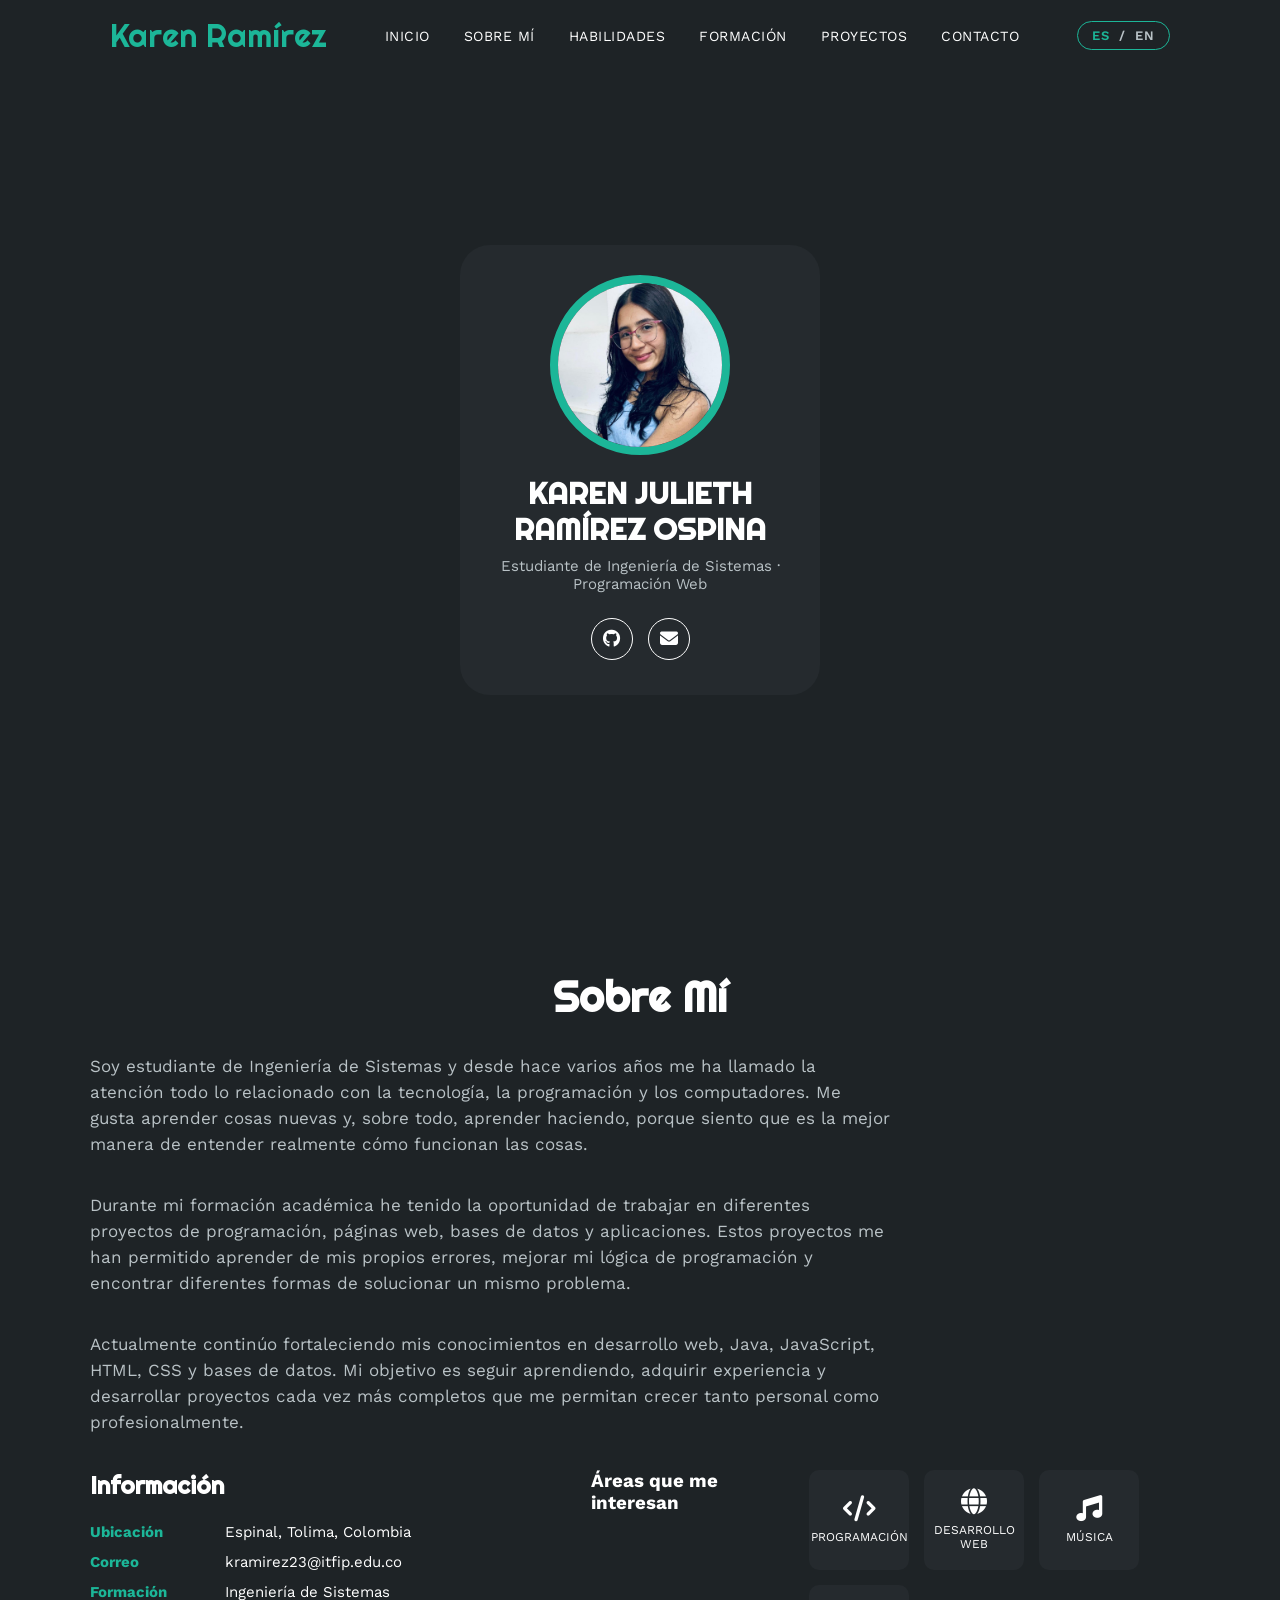
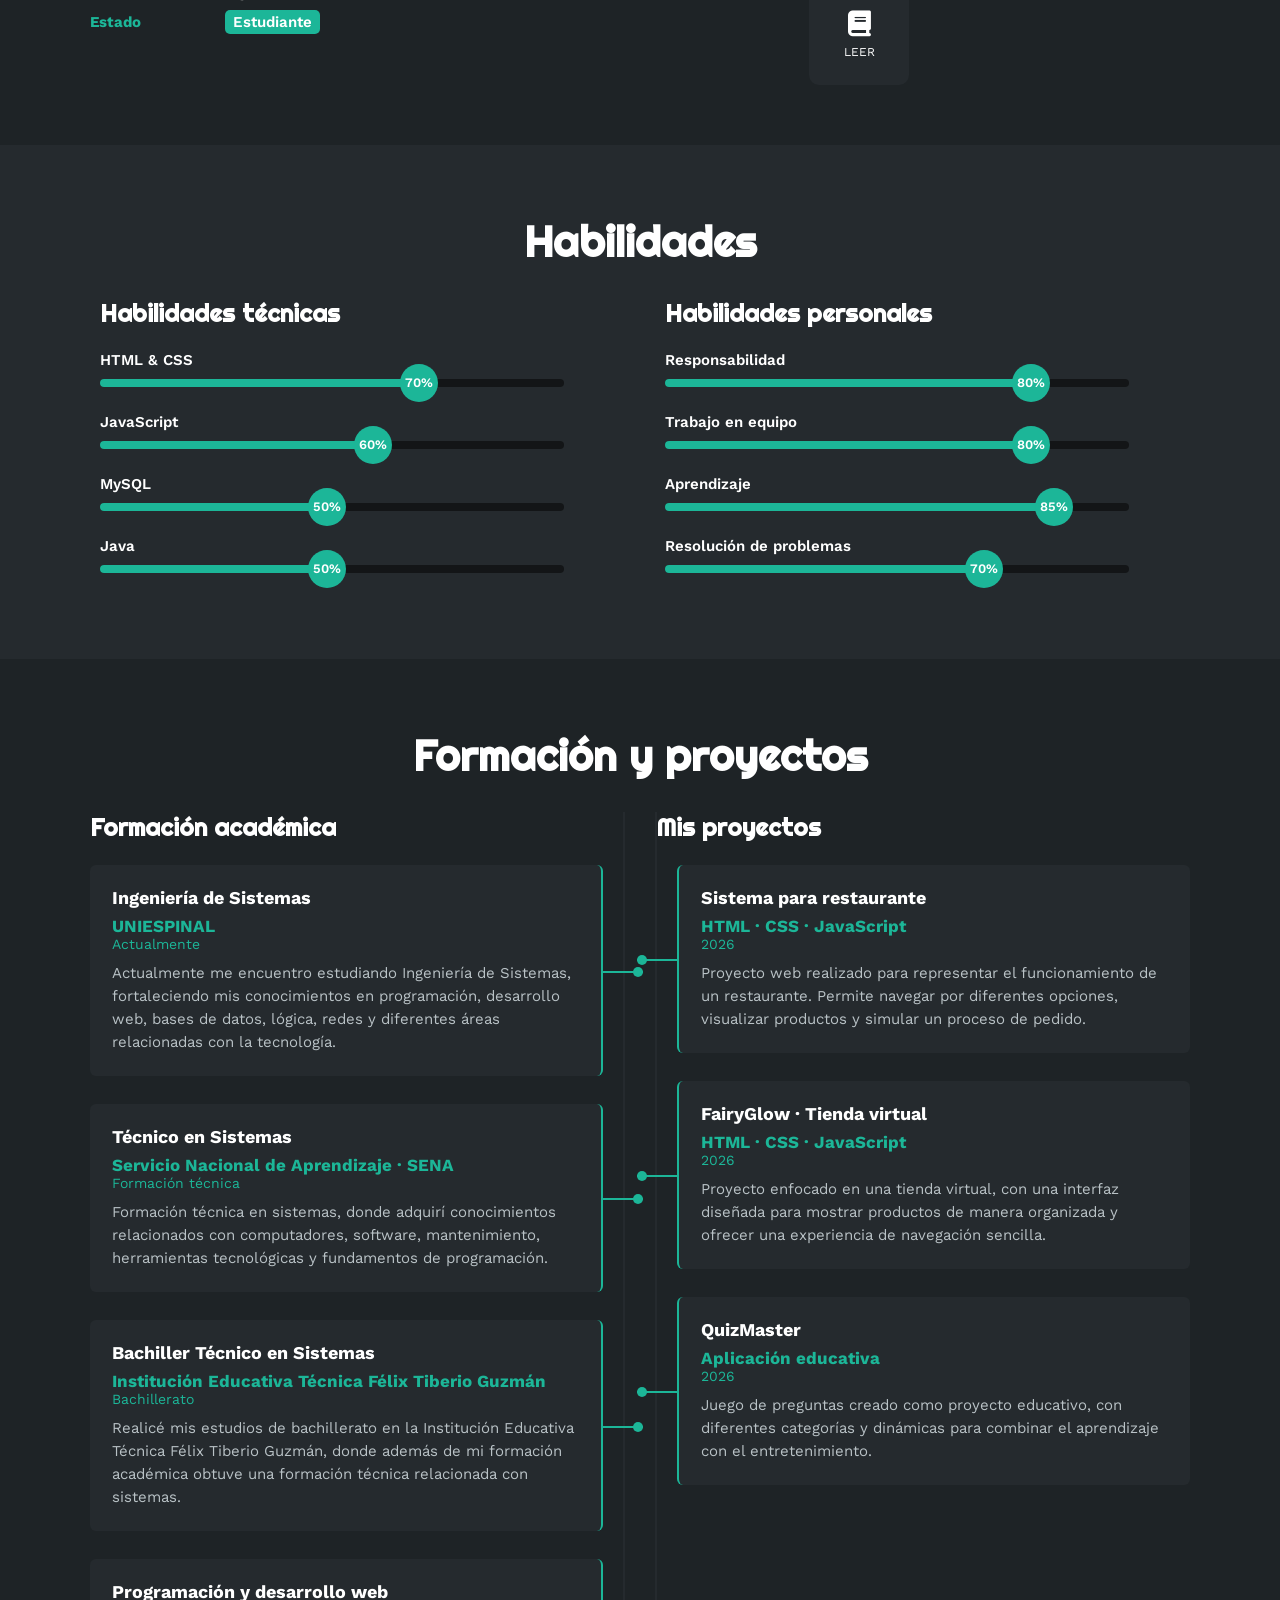
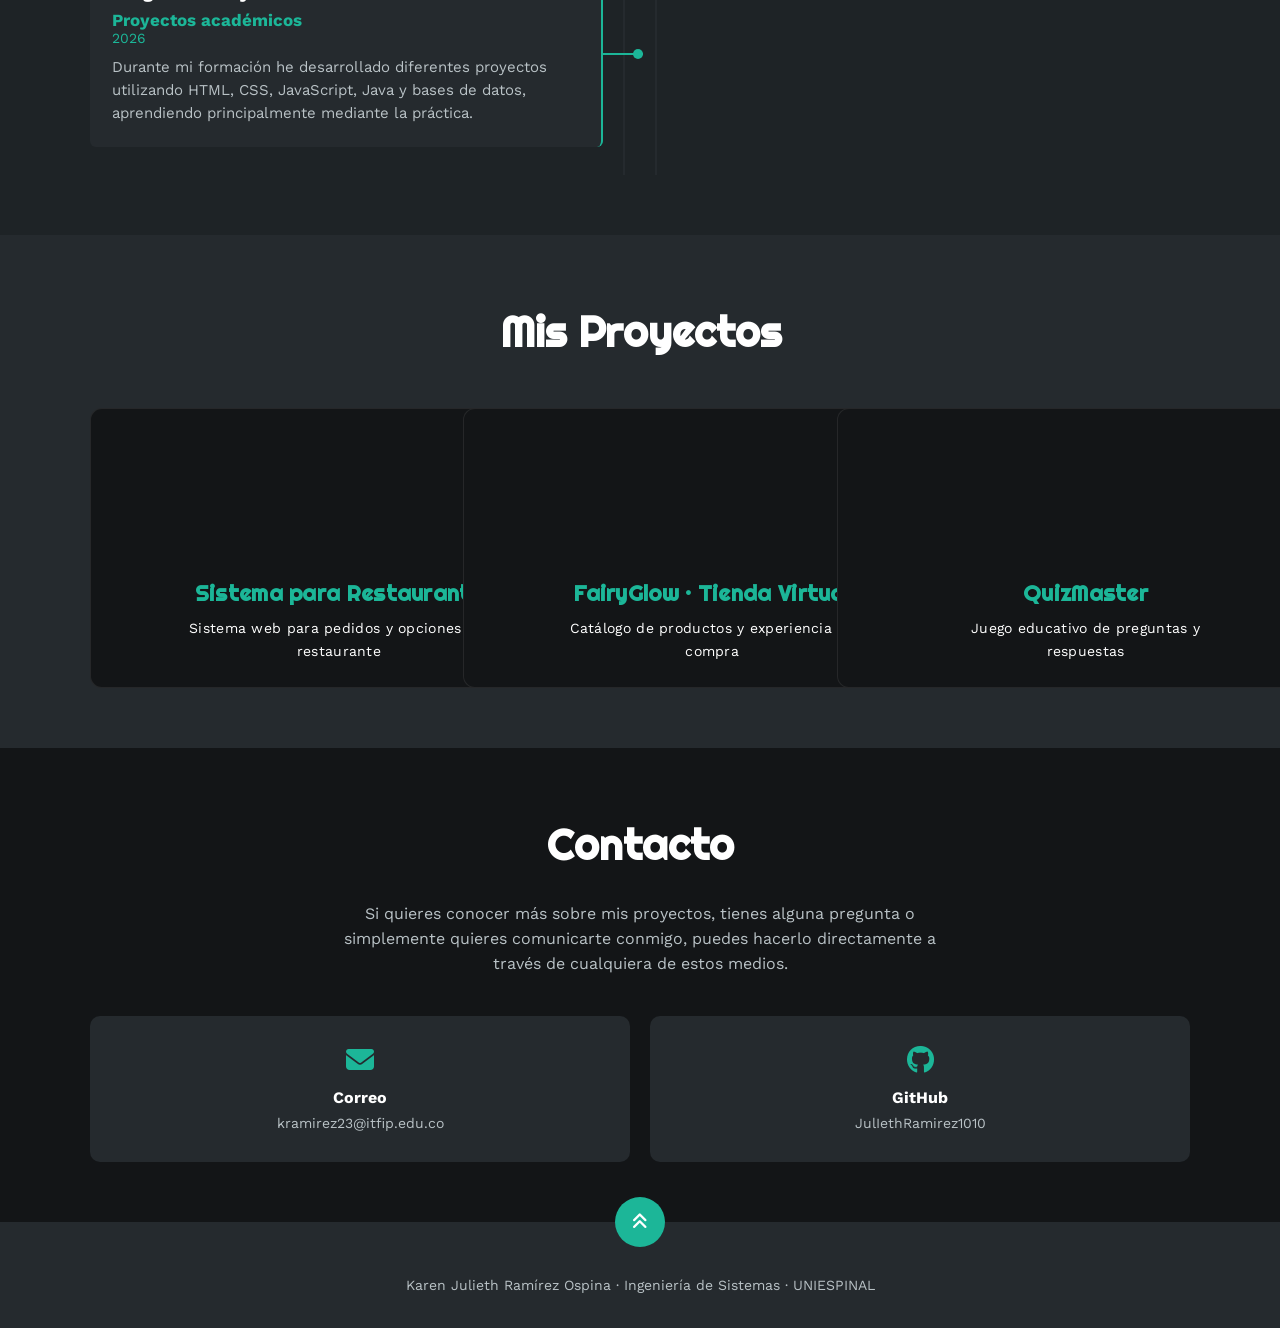
<file: index.html>
<!DOCTYPE html>

<html lang="es">
<head>
  <meta charset="UTF-8">
  <meta name="viewport" content="width=device-width, initial-scale=1.0">

  <title>Karen Julieth Ramírez Ospina · Estudiante de Programación</title>

  <meta name="description" content="Portafolio personal de Karen Julieth Ramírez Ospina, estudiante de Ingeniería de Sistemas y programación.">

  <link rel="stylesheet" href="https://cdnjs.cloudflare.com/ajax/libs/font-awesome/6.5.2/css/all.min.css"
    crossorigin="anonymous" referrerpolicy="no-referrer">

  <link rel="stylesheet" href="./style.css">
</head>

<body>

  <div class="contenedor-header">
    <header>


  <div class="logo">
    <a href="#inicio">Karen Ramírez</a>
  </div>

  <nav id="nav">
    <ul>
      <li><a href="#inicio" onclick="cerrarMenu()">INICIO</a></li>
      <li><a href="#sobremi" onclick="cerrarMenu()">SOBRE MÍ</a></li>
      <li><a href="#skills" onclick="cerrarMenu()">HABILIDADES</a></li>
      <li><a href="#curriculum" onclick="cerrarMenu()">FORMACIÓN</a></li>
      <li><a href="#portfolio" onclick="cerrarMenu()">PROYECTOS</a></li>
      <li><a href="#contacto" onclick="cerrarMenu()">CONTACTO</a></li>
    </ul>
  </nav>

  <div class="acciones-header">

    <button id="btn-idioma" class="btn-idioma" type="button"
      onclick="cambiarIdioma()" aria-label="Cambiar idioma">

      <span class="idioma-activo">ES</span>
      <span class="idioma-sep">/</span>
      <span class="idioma-inactivo">EN</span>

    </button>

    <button class="nav-responsive" type="button"
      onclick="mostrarOcultarMenu()" aria-label="Menú">

      <i class="fa-solid fa-bars"></i>

    </button>

  </div>

</header>


  </div>

  <section id="inicio" class="inicio">


<div class="contenido-banner">

  <div class="contenedor-img">

    <img src="./images/profile.jpeg"
      alt="Karen Julieth Ramírez Ospina">

  </div>

  <h1>KAREN JULIETH RAMÍREZ OSPINA</h1>

  <h2>
    Estudiante de Ingeniería de Sistemas · Programación Web
  </h2>

  <div class="redes">

    <a href="https://github.com/JulIethRamirez1010"
      target="_blank"
      rel="noopener noreferrer"
      aria-label="GitHub">

      <i class="fa-brands fa-github"></i>

    </a>

    <a href="mailto:kramirez23@itfip.edu.co"
      aria-label="Correo electrónico">

      <i class="fa-solid fa-envelope"></i>

    </a>

  </div>

</div>


  </section>

  <section id="sobremi" class="sobremi">


<div class="contenido-seccion">

  <h2>Sobre Mí</h2>

  <p>
    Soy estudiante de Ingeniería de Sistemas y desde hace varios años
    me ha llamado la atención todo lo relacionado con la tecnología,
    la programación y los computadores. Me gusta aprender cosas nuevas
    y, sobre todo, aprender haciendo, porque siento que es la mejor
    manera de entender realmente cómo funcionan las cosas.
  </p>

  <p>
    Durante mi formación académica he tenido la oportunidad de trabajar
    en diferentes proyectos de programación, páginas web, bases de datos
    y aplicaciones. Estos proyectos me han permitido aprender de mis
    propios errores, mejorar mi lógica de programación y encontrar
    diferentes formas de solucionar un mismo problema.
  </p>

  <p>
    Actualmente continúo fortaleciendo mis conocimientos en desarrollo
    web, Java, JavaScript, HTML, CSS y bases de datos. Mi objetivo es
    seguir aprendiendo, adquirir experiencia y desarrollar proyectos
    cada vez más completos que me permitan crecer tanto personal como
    profesionalmente.
  </p>

  <div class="fila">

    <div class="col">

      <h3>Información</h3>

      <ul class="datos">

        <li>
          <strong>Ubicación</strong>
          <span>Espinal, Tolima, Colombia</span>
        </li>

        <li>
          <strong>Correo</strong>
          <span>
            <a href="mailto:kramirez23@itfip.edu.co">
              kramirez23@itfip.edu.co
            </a>
          </span>
        </li>

        <li>
          <strong>Formación</strong>
          <span>Ingeniería de Sistemas</span>
        </li>

        <li>
          <strong>Estado</strong>
          <span class="destacado">Estudiante</span>
        </li>

      </ul>

    </div>


      <h3>Áreas que me interesan</h3>

  <div class="contenedor-intereses">

    <div class="interes">
      <i class="fa-solid fa-code"></i>
      <span>PROGRAMACIÓN</span>
    </div>

    <div class="interes">
      <i class="fa-solid fa-globe"></i>
      <span>DESARROLLO WEB</span>
    </div>

    <div class="interes">
      <i class="fa-solid fa-music"></i>
      <span>MÚSICA</span>
    </div>

    <div class="interes">
      <i class="fa-solid fa-book"></i>
      <span>LEER</span>
    </div>

  </div>

    </div>

  </div>

</div>


  </section>

  <section id="skills" class="skills">


<div class="contenido-seccion">

  <h2>Habilidades</h2>

  <div class="fila">

    <div class="col">

      <h3>Habilidades técnicas</h3>

      <div class="skill">

        <span class="skill-nombre">
          HTML & CSS
        </span>

        <div class="barra-skill">

          <div class="progreso" data-percent="70">
            <span>70%</span>
          </div>

        </div>

      </div>


      <div class="skill">

        <span class="skill-nombre">
          JavaScript
        </span>

        <div class="barra-skill">

          <div class="progreso" data-percent="60">
            <span>60%</span>
          </div>

        </div>

      </div>


      <div class="skill">

        <span class="skill-nombre">
          MySQL
        </span>

        <div class="barra-skill">

          <div class="progreso" data-percent="50">
            <span>50%</span>
          </div>

        </div>

      </div>


      <div class="skill">

        <span class="skill-nombre">
          Java
        </span>

        <div class="barra-skill">

          <div class="progreso" data-percent="50">
            <span>50%</span>
          </div>

        </div>

      </div>

    </div>


    <div class="col">

      <h3>Habilidades personales</h3>

      <div class="skill">

        <span class="skill-nombre">
          Responsabilidad
        </span>

        <div class="barra-skill">

          <div class="progreso" data-percent="80">
            <span>80%</span>
          </div>

        </div>

      </div>


      <div class="skill">

        <span class="skill-nombre">
          Trabajo en equipo
        </span>

        <div class="barra-skill">

          <div class="progreso" data-percent="80">
            <span>80%</span>
          </div>

        </div>

      </div>


      <div class="skill">

        <span class="skill-nombre">
          Aprendizaje
        </span>

        <div class="barra-skill">

          <div class="progreso" data-percent="85">
            <span>85%</span>
          </div>

        </div>

      </div>


      <div class="skill">

        <span class="skill-nombre">
          Resolución de problemas
        </span>

        <div class="barra-skill">

          <div class="progreso" data-percent="70">
            <span>70%</span>
          </div>

        </div>

      </div>

    </div>

  </div>

</div>


  </section>

  <section id="curriculum" class="curriculum">


<div class="contenido-seccion">

  <h2>Formación y proyectos</h2>

  <div class="fila">

    <div class="col izquierda">

      <h3>Formación académica</h3>


      <div class="item izq">

        <h4>Ingeniería de Sistemas</h4>

        <span class="casa">
          UNIESPINAL
        </span>

        <span class="fecha">
          Actualmente
        </span>

        <p>
          Actualmente me encuentro estudiando Ingeniería de Sistemas,
          fortaleciendo mis conocimientos en programación, desarrollo
          web, bases de datos, lógica, redes y diferentes áreas
          relacionadas con la tecnología.
        </p>

        <div class="conectori">
          <div class="circuloi"></div>
        </div>

      </div>


      <div class="item izq">

        <h4>Técnico en Sistemas</h4>

        <span class="casa">
          Servicio Nacional de Aprendizaje · SENA
        </span>

        <span class="fecha">
          Formación técnica
        </span>

        <p>
          Formación técnica en sistemas, donde adquirí conocimientos
          relacionados con computadores, software, mantenimiento,
          herramientas tecnológicas y fundamentos de programación.
        </p>

        <div class="conectori">
          <div class="circuloi"></div>
        </div>

      </div>


      <div class="item izq">

        <h4>Bachiller Técnico en Sistemas</h4>

        <span class="casa">
          Institución Educativa Técnica Félix Tiberio Guzmán
        </span>

        <span class="fecha">
          Bachillerato
        </span>

        <p>
          Realicé mis estudios de bachillerato en la Institución
          Educativa Técnica Félix Tiberio Guzmán, donde además de
          mi formación académica obtuve una formación técnica
          relacionada con sistemas.
        </p>

        <div class="conectori">
          <div class="circuloi"></div>
        </div>

      </div>


      <div class="item izq">

        <h4>Programación y desarrollo web</h4>

        <span class="casa">
          Proyectos académicos
        </span>

        <span class="fecha">
          2026
        </span>

        <p>
          Durante mi formación he desarrollado diferentes proyectos
          utilizando HTML, CSS, JavaScript, Java y bases de datos,
          aprendiendo principalmente mediante la práctica.
        </p>

        <div class="conectori">
          <div class="circuloi"></div>
        </div>

      </div>

    </div>


    <div class="col derecha">

      <h3>Mis proyectos</h3>


      <div class="item der">

        <h4>Sistema para restaurante</h4>

        <span class="casa">
          HTML · CSS · JavaScript
        </span>

        <span class="fecha">
          2026
        </span>

        <p>
          Proyecto web realizado para representar el funcionamiento
          de un restaurante. Permite navegar por diferentes opciones,
          visualizar productos y simular un proceso de pedido.
        </p>

        <div class="conectord">
          <div class="circulod"></div>
        </div>

      </div>


      <div class="item der">

        <h4>FairyGlow · Tienda virtual</h4>

        <span class="casa">
          HTML · CSS · JavaScript
        </span>

        <span class="fecha">
          2026
        </span>

        <p>
          Proyecto enfocado en una tienda virtual, con una interfaz
          diseñada para mostrar productos de manera organizada y
          ofrecer una experiencia de navegación sencilla.
        </p>

        <div class="conectord">
          <div class="circulod"></div>
        </div>

      </div>


      <div class="item der">

        <h4>QuizMaster</h4>

        <span class="casa">
          Aplicación educativa
        </span>

        <span class="fecha">
          2026
        </span>

        <p>
          Juego de preguntas creado como proyecto educativo, con
          diferentes categorías y dinámicas para combinar el
          aprendizaje con el entretenimiento.
        </p>

        <div class="conectord">
          <div class="circulod"></div>
        </div>

      </div>

    </div>

  </div>

</div>


  </section>

  <section id="portfolio" class="portfolio">


<div class="contenido-seccion">

  <h2>Mis Proyectos</h2>
<div class="galeria">

   
    <a class="proyecto restaurante"
       href="./proyecto-restaurante/index.html">

        <div class="overlay">
            <h3>Sistema para Restaurante</h3>
            <p>Sistema web para pedidos y opciones del restaurante</p>
        </div>

    </a>

    
    <a class="proyecto fairyglow"
       href="./FairyGlow_GitHub/index.html">

        <div class="overlay">
            <h3>FairyGlow · Tienda Virtual</h3>
            <p>Catálogo de productos y experiencia de compra</p>
        </div>

    </a>

    
    <a class="proyecto quizmaster"
       href="./QuizMaster/index.html">

        <div class="overlay">
            <h3>QuizMaster</h3>
            <p>Juego educativo de preguntas y respuestas</p>
        </div>

    </a>

</div>

</div>


  </section>

  <section id="contacto" class="contacto">


<div class="contenido-seccion">

  <h2>Contacto</h2>

  <p class="contacto-intro">
    Si quieres conocer más sobre mis proyectos, tienes alguna
    pregunta o simplemente quieres comunicarte conmigo, puedes
    hacerlo directamente a través de cualquiera de estos medios.
  </p>


  <div class="tarjetas-contacto">


    <a
      class="tarjeta"
      href="mailto:kramirez23@itfip.edu.co?subject=Contacto%20desde%20mi%20portafolio">

      <i class="fa-solid fa-envelope"></i>

      <strong>
        Correo
      </strong>

      <span>
        kramirez23@itfip.edu.co
      </span>

    </a>


    <a
      class="tarjeta"
      href="https://github.com/JulIethRamirez1010"
      target="_blank"
      rel="noopener noreferrer">

      <i class="fa-brands fa-github"></i>

      <strong>
        GitHub
      </strong>

      <span>
        JulIethRamirez1010
      </span>

    </a>




  </div>

</div>


  </section>

  <footer>


<a
  href="#inicio"
  class="arriba"
  aria-label="Volver al inicio">

  <i class="fa-solid fa-angles-up"></i>

</a>

<p class="footer-nota">
  Karen Julieth Ramírez Ospina · Ingeniería de Sistemas · UNIESPINAL
</p>


  </footer>

  <script src="./script.js"></script>

</body>
</html>
</file>
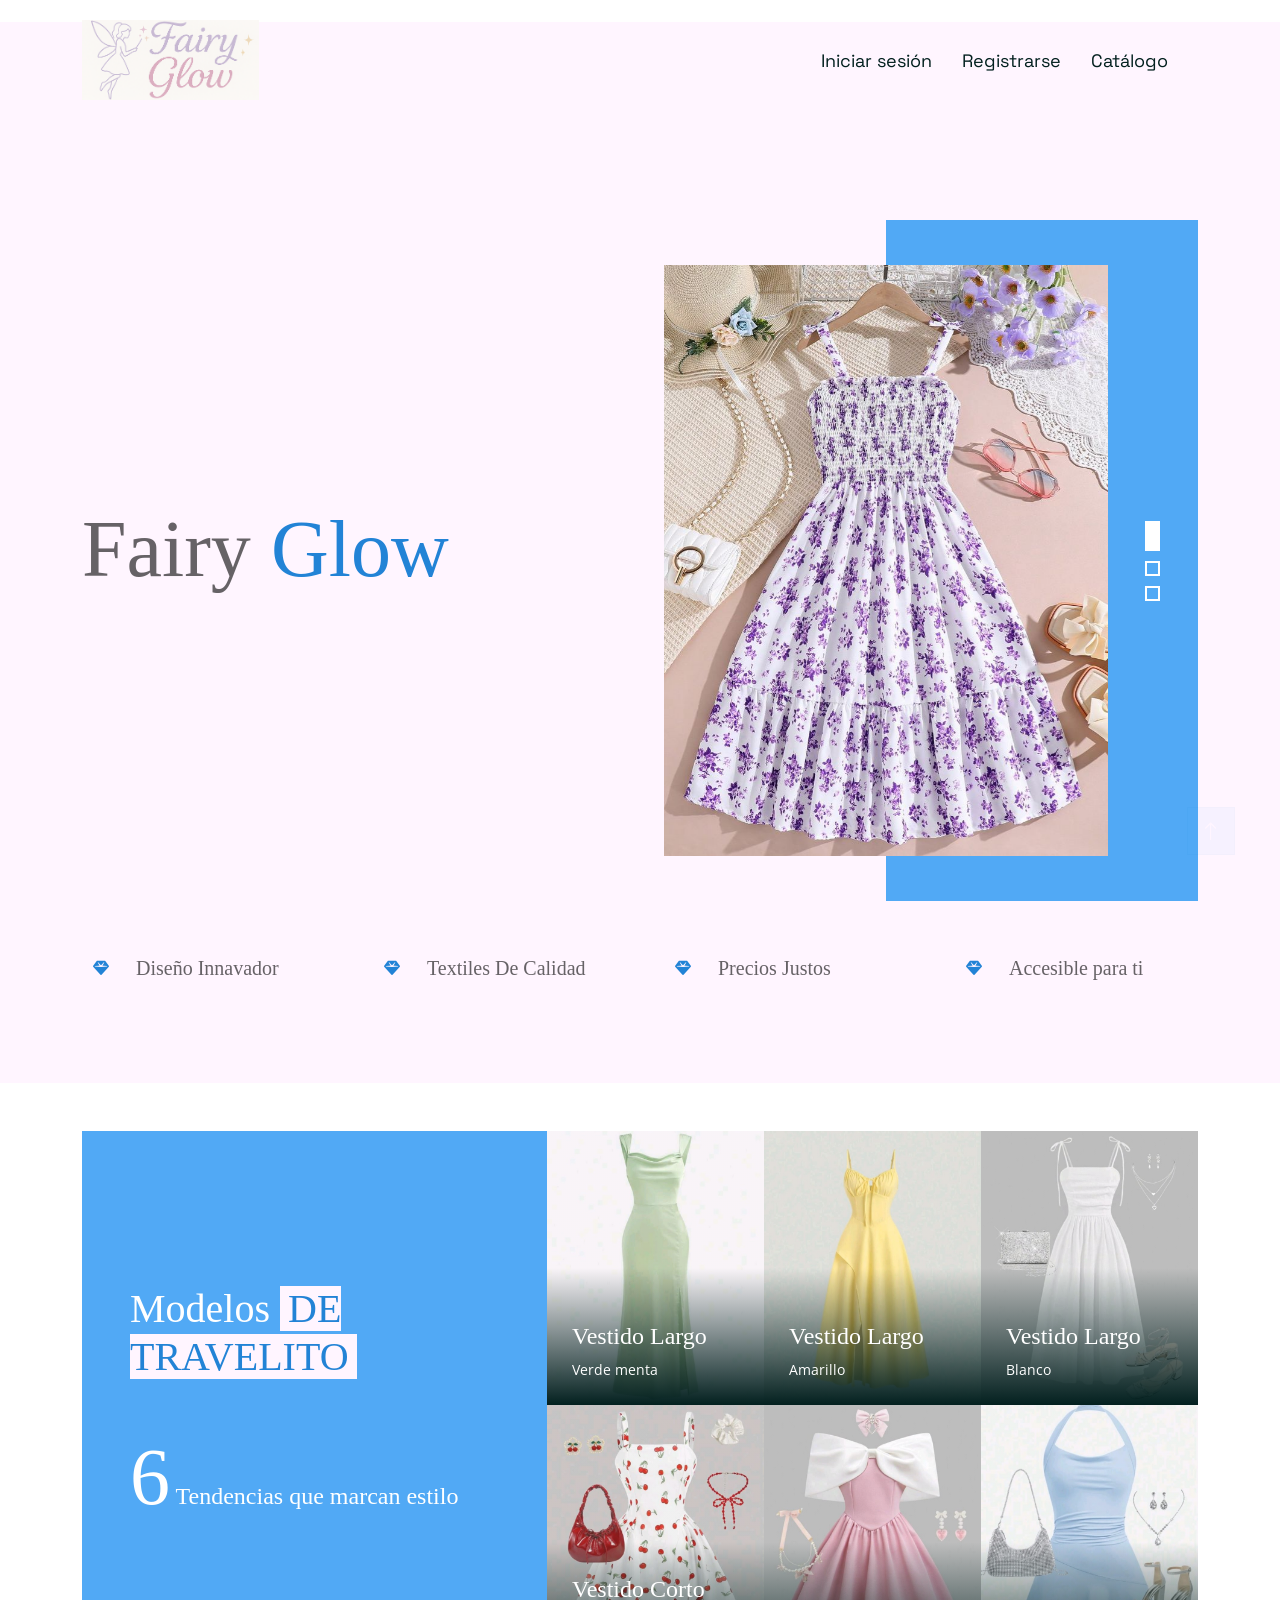
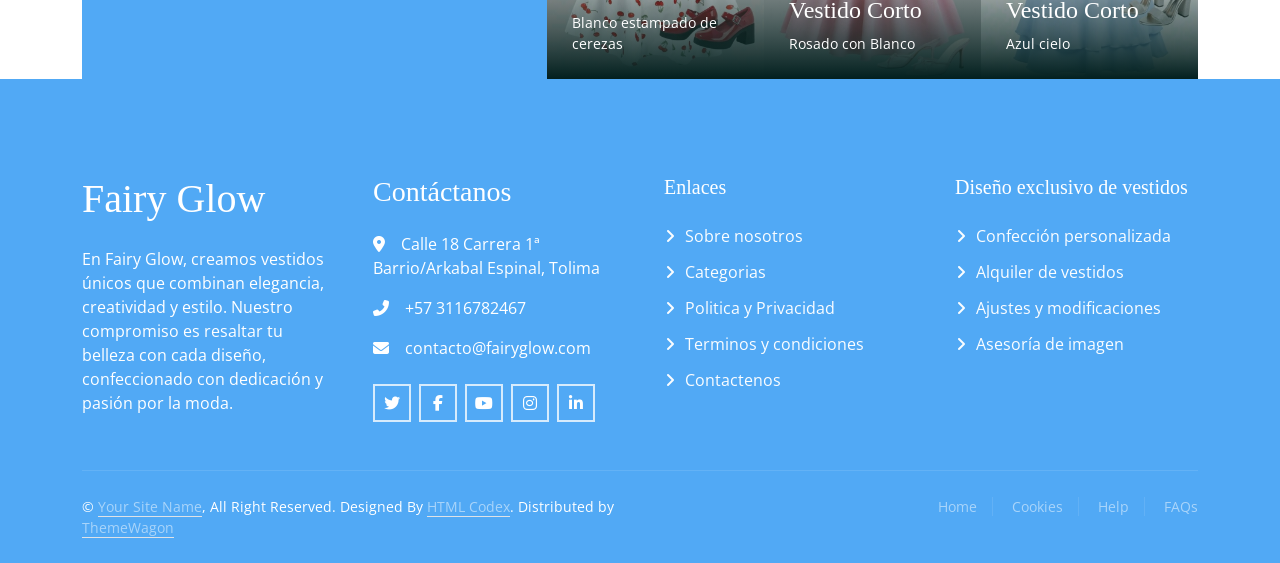
<file: FairyGlow_GitHub/index.html>
<!DOCTYPE html>
<html lang="en">

<head>
    <meta charset="utf-8">
    <title>Fairy Glow | Vestidos</title>
    <meta content="width=device-width, initial-scale=1.0" name="viewport">
    <meta content="" name="keywords">
    <meta content="" name="description">

    <!-- Favicon -->
    <link href="img/favicon.ico" rel="icon">

    <!-- Google Web Fonts -->
    <link rel="preconnect" href="https://fonts.googleapis.com">
    <link rel="preconnect" href="https://fonts.gstatic.com" crossorigin>
    <link href="https://fonts.googleapis.com/css2?family=Open+Sans&family=Space+Grotesk&display=swap" rel="stylesheet">

    <!-- Icon Font Stylesheet -->
    <link href="https://cdnjs.cloudflare.com/ajax/libs/font-awesome/5.10.0/css/all.min.css" rel="stylesheet">
    <link href="https://cdn.jsdelivr.net/npm/bootstrap-icons@1.4.1/font/bootstrap-icons.css" rel="stylesheet">

    <!-- Libraries Stylesheet -->
    <link href="./css/animate.min.css" rel="stylesheet">
    <link href="./css/owl.carousel.min.css" rel="stylesheet">

    <!-- Customized Bootstrap Stylesheet -->
    <link href="css/bootstrap.min.css" rel="stylesheet">

    <!-- Template Stylesheet -->
    <link href="css/style.css" rel="stylesheet">

    <!-- icon vestido -->
    <link href="https://cdnjs.cloudflare.com/ajax/libs/font-awesome/6.4.0/css/all.min.css" rel="stylesheet">
</head>

<body>
    


    <!-- Navbar Start -->
    <div class="container-fluid sticky-top">
        <div class="container">
            <nav class="navbar navbar-expand-lg navbar-light border-bottom border-2 border-white">
                <a href="index.html" class="navbar-brand">
                    <img class="img" src="img/logo.png" alt="">


                </a>
                <button type="button" class="navbar-toggler ms-auto me-0" data-bs-toggle="collapse"
                    data-bs-target="#navbarCollapse">
                    <span class="navbar-toggler-icon"></span>
                </button>
                <div class="collapse navbar-collapse" id="navbarCollapse">
                    <div class="navbar-nav ms-auto">
                        <a href="login.html" class="nav-item nav-link">Iniciar sesión</a>
                        <a href="registro.html" class="nav-item nav-link">Registrarse</a>
                        <a href="catalogo.html" class="nav-item nav-link">Catálogo</a>
                        <span id="userArea" class="nav-item nav-link"></span>
                    </div>
                </div>
            </nav>
        </div>
    </div>
    <!-- Navbar End -->


    <!-- Hero Start -->
    <div class="container-fluid pb-5 hero-header bg-light mb-5">
        <div class="container py-5">
            <div class="row g-5 align-items-center mb-5">
                <div class="col-lg-6">
                    <h1 class="display-1 mb-4 animated slideInRight " style="font-size: 80px;">Fairy <span class="text-primary">Glow</span></h1>
                </div>
                <div class="col-lg-6">
                    <div class="owl-carousel header-carousel animated fadeIn">
                        <img class="img-fluid" src="img/f1_p.jpeg" alt="">
                        <img class="img-fluid" src="img/f2_p.jpeg" alt="">
                        <img class="img-fluid" src="img/f3_p.jpeg" alt="">
                    </div>
                </div>
            </div>
            <div class="row g-5 animated fadeIn">
                <div class="col-md-6 col-lg-3">
                    <div class="d-flex align-items-center">
                        <div class="flex-shrink-0 btn-square border border-2 border-white me-3">
                            <i class="fa fa-gem text-primary"></i>
                        </div>
                        <h5 class="lh-base mb-0">Diseño Innavador</h5>
                    </div>
                </div>
                <div class="col-md-6 col-lg-3">
                    <div class="d-flex align-items-center">
                        <div class="flex-shrink-0 btn-square border border-2 border-white me-3">
                            <i class="fa fa-gem text-primary"></i>
                        </div>
                        <h5 class="lh-base mb-0">Textiles De Calidad</h5>
                    </div>
                </div>
                <div class="col-md-6 col-lg-3">
                    <div class="d-flex align-items-center">
                        <div class="flex-shrink-0 btn-square border border-2 border-white me-3">
                            <i class="fa fa-gem text-primary"></i>
                        </div>
                        <h5 class="lh-base mb-0">Precios Justos</h5>
                    </div>
                </div>
                <div class="col-md-6 col-lg-3">
                    <div class="d-flex align-items-center">
                        <div class="flex-shrink-0 btn-square border border-2 border-white me-3">
                            <i class="fa fa-gem text-primary"></i>
                        </div>
                        <h5 class="lh-base mb-0">Accesible para ti</h5>
                    </div>
                </div>
            </div>
        </div>
    </div>

    
    <!-- Feature End -->


    <!-- Project Start -->
    <div class="container-fluid mt-5">
        <div class="container mt-5">
            <div class="row g-0">
                <div class="col-lg-5 wow fadeIn" data-wow-delay="0.1s">
                    <div class="d-flex flex-column justify-content-center bg-primary h-100 p-5">
                        <h1 class="text-white mb-5">Modelos <span
                                class="text-uppercase text-primary bg-light px-2">de travelito</span></h1>
                        <h4 class="text-white mb-0"><span class="display-1">6</span> Tendencias que marcan estilo</h4>
                    </div>
                </div>
                <div class="col-lg-7">
                    <div class="row g-0">
                        <div class="col-md-6 col-lg-4 wow fadeIn" data-wow-delay="0.2s">
                            <div class="project-item position-relative overflow-hidden">
                                <img class="img-fluid w-100" src="img/ft1.jpeg" alt="">
                                <a class="project-overlay text-decoration-none" href="#!">
                                    <h4 class="text-white">Vestido Largo</h4>
                                    <small class="text-white">Verde menta</small>
                                </a>
                            </div>
                        </div>
                        <div class="col-md-6 col-lg-4 wow fadeIn" data-wow-delay="0.3s">
                            <div class="project-item position-relative overflow-hidden">
                                <img class="img-fluid w-100" src="img/ft2.jpeg" alt="">
                                <a class="project-overlay text-decoration-none" href="#!">
                                    <h4 class="text-white">Vestido Largo</h4>
                                    <small class="text-white">Amarillo</small>
                                </a>
                            </div>
                        </div>
                        <div class="col-md-6 col-lg-4 wow fadeIn" data-wow-delay="0.4s">
                            <div class="project-item position-relative overflow-hidden">
                                <img class="img-fluid w-100" src="img/ft3.jpeg" alt="">
                                <a class="project-overlay text-decoration-none" href="#!">
                                    <h4 class="text-white">Vestido Largo</h4>
                                    <small class="text-white">Blanco</small>
                                </a>
                            </div>
                        </div>
                        <div class="col-md-6 col-lg-4 wow fadeIn" data-wow-delay="0.5s">
                            <div class="project-item position-relative overflow-hidden">
                                <img class="img-fluid w-100" src="img/ft4.jpeg" alt="">
                                <a class="project-overlay text-decoration-none" href="#!">
                                    <h4 class="text-white">Vestido Corto</h4>
                                    <small class="text-white">Blanco estampado de cerezas</small>
                                </a>
                            </div>
                        </div>
                        <div class="col-md-6 col-lg-4 wow fadeIn" data-wow-delay="0.6s">
                            <div class="project-item position-relative overflow-hidden">
                                <img class="img-fluid w-100" src="img/ft5.jpeg" alt="">
                                <a class="project-overlay text-decoration-none" href="#!">
                                    <h4 class="text-white">Vestido Corto</h4>
                                    <small class="text-white">Rosado con Blanco</small>
                                </a>
                            </div>
                        </div>
                        <div class="col-md-6 col-lg-4 wow fadeIn" data-wow-delay="0.7s">
                            <div class="project-item position-relative overflow-hidden">
                                <img class="img-fluid w-100" src="img/ft6.jpeg" alt="">
                                <a class="project-overlay text-decoration-none" href="#!">
                                    <h4 class="text-white">Vestido Corto</h4>
                                    <small class="text-white">Azul cielo</small>
                                </a>
                            </div>
                        </div>
                    </div>
                </div>
            </div>
        </div>
    </div>
    <!-- Project End -->


    <!-- Service Start -->
    <!-- Service End -->


    <!-- Newsletter End -->


    <!-- Footer Start -->
    <div class="container-fluid bg-dark text-white-50 footer pt-5">
        <div class="container py-5">
            <div class="row g-5">
                <div class="col-md-6 col-lg-3 wow fadeIn" data-wow-delay="0.1s">
                    <a href="index.html" class="d-inline-block mb-3">
                        <h1 class="text-white">Fairy Glow</h1>
                    </a>
                    <p class="mb-0">En Fairy Glow, creamos vestidos únicos que combinan elegancia,
                        creatividad y estilo. Nuestro compromiso es resaltar tu belleza con cada diseño,
                        confeccionado con dedicación y pasión por la moda.</p>
                </div>
                <div class="col-md-6 col-lg-3 wow fadeIn" data-wow-delay="0.3s">
                    <h3 class="text-white mb-4">Contáctanos</h3>
                    <p><i class="fa fa-map-marker-alt me-3"></i>Calle 18 Carrera 1ª Barrio/Arkabal Espinal, Tolima</p>
                    <p><i class="fa fa-phone-alt me-3"></i>+57 3116782467</p>
                    <p><i class="fa fa-envelope me-3"></i>contacto@fairyglow.com</p>
                    <div class="d-flex pt-2">
                        <a class="btn btn-outline-black btn-square border-2 me-2" href="#!"><i
                                class="fab fa-twitter"></i></a>
                        <a class="btn btn-outline-black btn-square border-2 me-2" href="#!"><i
                                class="fab fa-facebook-f"></i></a>
                        <a class="btn btn-outline-black btn-square border-2 me-2" href="#!"><i
                                class="fab fa-youtube"></i></a>
                        <a class="btn btn-outline-black btn-square border-2 me-2" href="#!"><i
                                class="fab fa-instagram"></i></a>
                        <a class="btn btn-outline-black btn-square border-2 me-2" href="#!"><i
                                class="fab fa-linkedin-in"></i></a>
                    </div>
                </div>
                <div class="col-md-6 col-lg-3 wow fadeIn" data-wow-delay="0.5s">
                    <h5 class="text-white mb-4">Enlaces</h5>
                    <a class="btn btn-link" href="about.html">Sobre nosotros</a>
                    <a class="btn btn-link" href="catalogo.html">Categorias</a>
                    <a class="btn btn-link" href="privacy.html">Politica y Privacidad</a>
                    <a class="btn btn-link" href="terms.html">Terminos y condiciones</a>
                    <a class="btn btn-link" href="#!">Contactenos</a>


                </div>
                <div class="col-md-6 col-lg-3 wow fadeIn" data-wow-delay="0.7s">
                    <h5 class="text-white mb-4">Diseño exclusivo de vestidos</h5>
                    <a class="btn btn-link" href="#!">Confección personalizada</a>
                    <a class="btn btn-link" href="#!">Alquiler de vestidos</a>
                    <a class="btn btn-link" href="#!">Ajustes y modificaciones</a>
                    <a class="btn btn-link" href="#!">Asesoría de imagen</a>
                </div>
            </div>
        </div>
        <div class="container wow fadeIn" data-wow-delay="0.1s">
            <div class="copyright">
                <div class="row">
                    <div class="col-md-6 text-center text-md-start mb-3 mb-md-0">
                        &copy; <a class="border-bottom" href="#!">Your Site Name</a>, All Right Reserved.

                        <!--/*** This template is free as long as you keep the below author’s credit link/attribution link/backlink. ***/-->
                        <!--/*** If you'd like to use the template without the below author’s credit link/attribution link/backlink, ***/-->
                        <!--/*** you can purchase the Credit Removal License from "https://htmlcodex.com/credit-removal". ***/-->
                        Designed By <a class="border-bottom" href="https://htmlcodex.com">HTML Codex</a>. Distributed by
                        <a class="border-bottom" href="https://themewagon.com" target="_blank">ThemeWagon</a>
                    </div>
                    <div class="col-md-6 text-center text-md-end">
                        <div class="footer-menu">
                            <a href="#!">Home</a>
                            <a href="#!">Cookies</a>
                            <a href="#!">Help</a>
                            <a href="#!">FAQs</a>
                        </div>
                    </div>
                </div>
            </div>
        </div>
    </div>
    <!-- Footer End -->


    <!-- Back to Top -->
    <a href="#!" class="btn btn-lg btn-primary btn-lg-square back-to-top"><i class="bi bi-arrow-up"></i></a>


    <!-- JavaScript Libraries -->
    <script src="https://ajax.googleapis.com/ajax/libs/jquery/3.6.1/jquery.min.js"></script>
    <script src="https://cdn.jsdelivr.net/npm/bootstrap@5.0.0/dist/js/bootstrap.bundle.min.js"></script>
    <script src="./js/wow.min.js"></script>
    <script src="./js/easing.min.js"></script>
    <script src="./js/waypoints.min.js"></script>
    <script src="./js/owl.carousel.min.js"></script>

    <!-- Template Javascript -->
    <script src="./js/main.js"></script>
<script src="js/auth.js"></script>
</body>

</html>
</file>
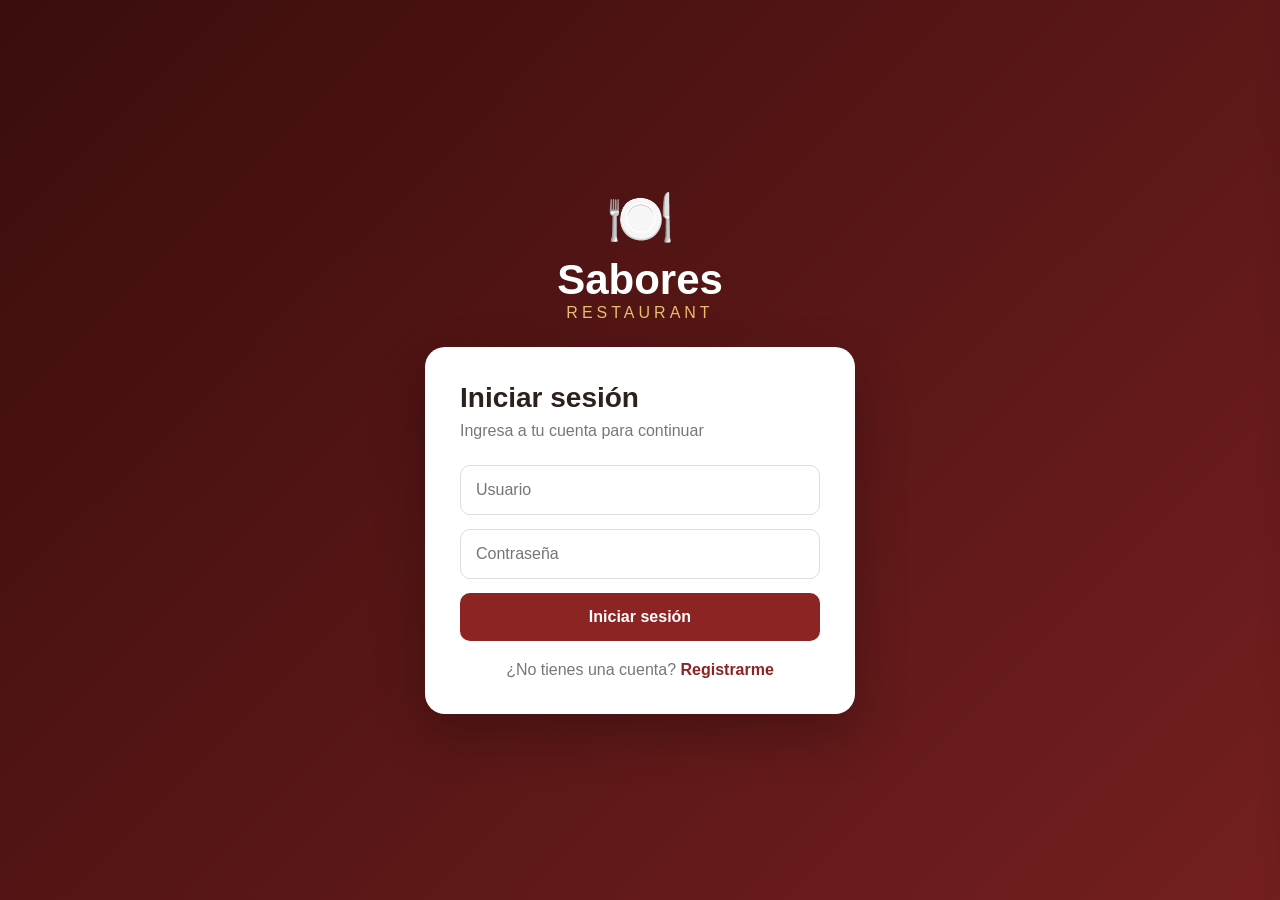
<file: proyecto-restaurante/index.html>
<!DOCTYPE html>
<html lang="es">
<head>
    <meta charset="UTF-8">
    <meta name="viewport" content="width=device-width, initial-scale=1.0">
    <title>Sabores Restaurant</title>
    <link rel="stylesheet" href="./style.css">
</head>
<body>

<section id="authSection">
    <div class="auth-container">

        <div class="auth-brand">
            <div class="brand-icon">🍽️</div>
            <h1>Sabores</h1>
            <p>RESTAURANT</p>
        </div>

        <div class="auth-box" id="loginBox">
            <h2>Iniciar sesión</h2>
            <p class="auth-text">Ingresa a tu cuenta para continuar</p>

            <input type="text" id="loginUser" placeholder="Usuario">
            <input type="password" id="loginPass" placeholder="Contraseña">

            <button class="main-btn" id="loginBtn">Iniciar sesión</button>

            <p class="switch-text">
                ¿No tienes una cuenta?
                <button type="button" class="link-btn" id="showRegister">Registrarme</button>
            </p>
        </div>

        <div class="auth-box hidden" id="registerBox">
            <h2>Crear cuenta</h2>
            <p class="auth-text">Regístrate para comenzar</p>

            <input type="text" id="regName" placeholder="Nombre completo">
            <input type="text" id="regUser" placeholder="Usuario">
            <input type="email" id="regEmail" placeholder="Correo electrónico">
            <input type="password" id="regPass" placeholder="Contraseña">
            <input type="password" id="regPass2" placeholder="Confirmar contraseña">

            <button type="button" class="main-btn" id="registerBtn">Crear cuenta</button>

            <p class="switch-text">
                ¿Ya tienes una cuenta?
                <button type="button" class="link-btn" id="showLogin">Iniciar sesión</button>
            </p>
        </div>

    </div>
</section>

<section id="appSection" class="hidden">

    <header>
        <div class="logo">
            <span>🍽️</span>
            <div>
                <strong>Sabores</strong>
                <small>Restaurant</small>
            </div>
        </div>

        <nav>
            <button type="button" class="nav-btn" data-page="homePage">Inicio</button>
            <button type="button" class="nav-btn" data-page="menuPage">Menú</button>
            <button type="button" class="nav-btn" data-page="ordersPage">Mis pedidos</button>
        </nav>

        <div class="header-right">
            <button type="button" class="cart-header" id="cartHeader">
                🛒 <span id="cartCount">0</span>
            </button>

            <div class="user-menu">
                <button type="button" id="userButton">
                    👤 <span id="navUser">Usuario</span> ▾
                </button>

                <div class="user-dropdown hidden" id="userDropdown">
                    <button type="button" id="profileButton">Mi perfil</button>
                    <button type="button" id="logoutBtn">Cerrar sesión</button>
                </div>
            </div>
        </div>
    </header>

    <main>

        <section id="homePage" class="page">

            <div class="hero">
                <div class="hero-content">
                    <span class="tag">SABOR QUE INSPIRA</span>

                    <h1>
                        Disfruta lo mejor de
                        <strong>nuestra cocina</strong>
                    </h1>

                    <p>
                        Platos preparados con ingredientes frescos,
                        pasión y mucho sabor.
                    </p>

                    <button type="button" class="hero-btn" data-page="menuPage">
                        Ver nuestro menú →
                    </button>
                </div>

                <div class="hero-food">🍔</div>
            </div>

            <div class="features">

                <div class="feature">
                    <span>🥗</span>
                    <div>
                        <h3>Ingredientes frescos</h3>
                        <p>Seleccionados cuidadosamente.</p>
                    </div>
                </div>

                <div class="feature">
                    <span>👨‍🍳</span>
                    <div>
                        <h3>Preparado al momento</h3>
                        <p>Cada pedido se prepara para ti.</p>
                    </div>
                </div>

                <div class="feature">
                    <span>🚀</span>
                    <div>
                        <h3>Entrega rápida</h3>
                        <p>Recibe tu pedido sin esperar.</p>
                    </div>
                </div>

            </div>

            <div class="section-title">
                <div>
                    <span>RECOMENDADOS</span>
                    <h2>Los favoritos</h2>
                </div>

                <button type="button" data-page="menuPage">Ver todo →</button>
            </div>

            <div class="product-grid" id="popularProducts"></div>

        </section>

        <section id="menuPage" class="page hidden">

            <div class="page-heading">
                <div>
                    <span>DESCUBRE</span>
                    <h1>Nuestro menú</h1>
                </div>

                <input type="text" id="searchInput" placeholder="🔍 Buscar producto...">
            </div>

            <div class="categories">
                <button type="button" class="category active" data-category="all">Todos</button>
                <button type="button" class="category" data-category="burger">Hamburguesas</button>
                <button type="button" class="category" data-category="pizza">Pizzas</button>
                <button type="button" class="category" data-category="plato">Platos fuertes</button>
                <button type="button" class="category" data-category="bebida">Bebidas</button>
                <button type="button" class="category" data-category="postre">Postres</button>
            </div>

            <div class="product-grid" id="menuProducts"></div>

        </section>

        <section id="ordersPage" class="page hidden">

            <div class="page-heading">
                <div>
                    <span>HISTORIAL</span>
                    <h1>Mis pedidos</h1>
                </div>
            </div>

            <div id="ordersContainer"></div>

        </section>

        <section id="profilePage" class="page hidden">

            <div class="page-heading">
                <div>
                    <span>CUENTA</span>
                    <h1>Mi perfil</h1>
                </div>
            </div>

            <div class="profile-card">
                <div class="profile-avatar">👤</div>

                <div>
                    <h2 id="profileName"></h2>
                    <p id="profileUser"></p>
                    <p id="profileEmail"></p>
                </div>
            </div>

        </section>

    </main>

</section>

<aside class="cart-panel" id="cartPanel">

    <div class="cart-header-title">
        <div>
            <span>MI PEDIDO</span>
            <h2>Carrito</h2>
        </div>

        <button type="button" id="closeCart">✕</button>
    </div>

    <div id="cartItems"></div>

    <div class="cart-bottom">

        <div class="summary">
            <div>
                <span>Subtotal</span>
                <strong id="cartSubtotal">$0</strong>
            </div>

            <div>
                <span>Servicio</span>
                <strong id="cartService">$0</strong>
            </div>

            <div class="total">
                <span>Total</span>
                <strong id="cartTotal">$0</strong>
            </div>
        </div>

        <button type="button" class="main-btn" id="checkoutBtn">
            Realizar pedido
        </button>

        <button type="button" class="clear-btn" id="clearCart">
            Vaciar carrito
        </button>

    </div>

</aside>

<div class="overlay hidden" id="overlay"></div>

<div class="modal hidden" id="checkoutModal">

    <div class="modal-header">
        <h2>Finalizar pedido</h2>
        <button type="button" id="closeCheckout">✕</button>
    </div>

    <div class="form-grid">

        <input type="text" id="customerName" placeholder="Nombre completo">
        <input type="text" id="customerPhone" placeholder="Teléfono">

        <select id="orderType">
            <option value="">Tipo de pedido</option>
            <option value="Domicilio">Domicilio</option>
            <option value="Para llevar">Para llevar</option>
            <option value="Comer aquí">Comer aquí</option>
        </select>

        <input type="text" id="customerAddress" placeholder="Dirección">

        <select id="paymentMethod">
            <option value="">Método de pago</option>
            <option value="Efectivo">Efectivo</option>
            <option value="Tarjeta">Tarjeta</option>
            <option value="Nequi">Nequi</option>
            <option value="Daviplata">Daviplata</option>
        </select>

    </div>

    <button type="button" class="main-btn" id="confirmOrder">
        Confirmar pedido
    </button>

</div>

<div class="modal hidden" id="receiptModal">

    <div class="receipt">

        <div class="receipt-icon">✓</div>

        <h2>¡Pedido realizado!</h2>

        <p>Tu pedido ha sido recibido correctamente.</p>

        <div class="receipt-info">

            <div>
                <span>Pedido</span>
                <strong id="receiptId"></strong>
            </div>

            <div>
                <span>Cliente</span>
                <strong id="receiptName"></strong>
            </div>

            <div>
                <span>Tipo</span>
                <strong id="receiptType"></strong>
            </div>

            <div>
                <span>Pago</span>
                <strong id="receiptPayment"></strong>
            </div>

            <div class="receipt-total">
                <span>Total</span>
                <strong id="receiptTotal"></strong>
            </div>

        </div>

        <button type="button" class="main-btn" id="closeReceipt">
            Aceptar
        </button>

    </div>

</div>

<button type="button" class="floating-cart" id="floatingCart">
    🛒 <span id="floatingCount">0</span>
</button>

<script src="./script.js"></script>

</body>
</html>
</file>
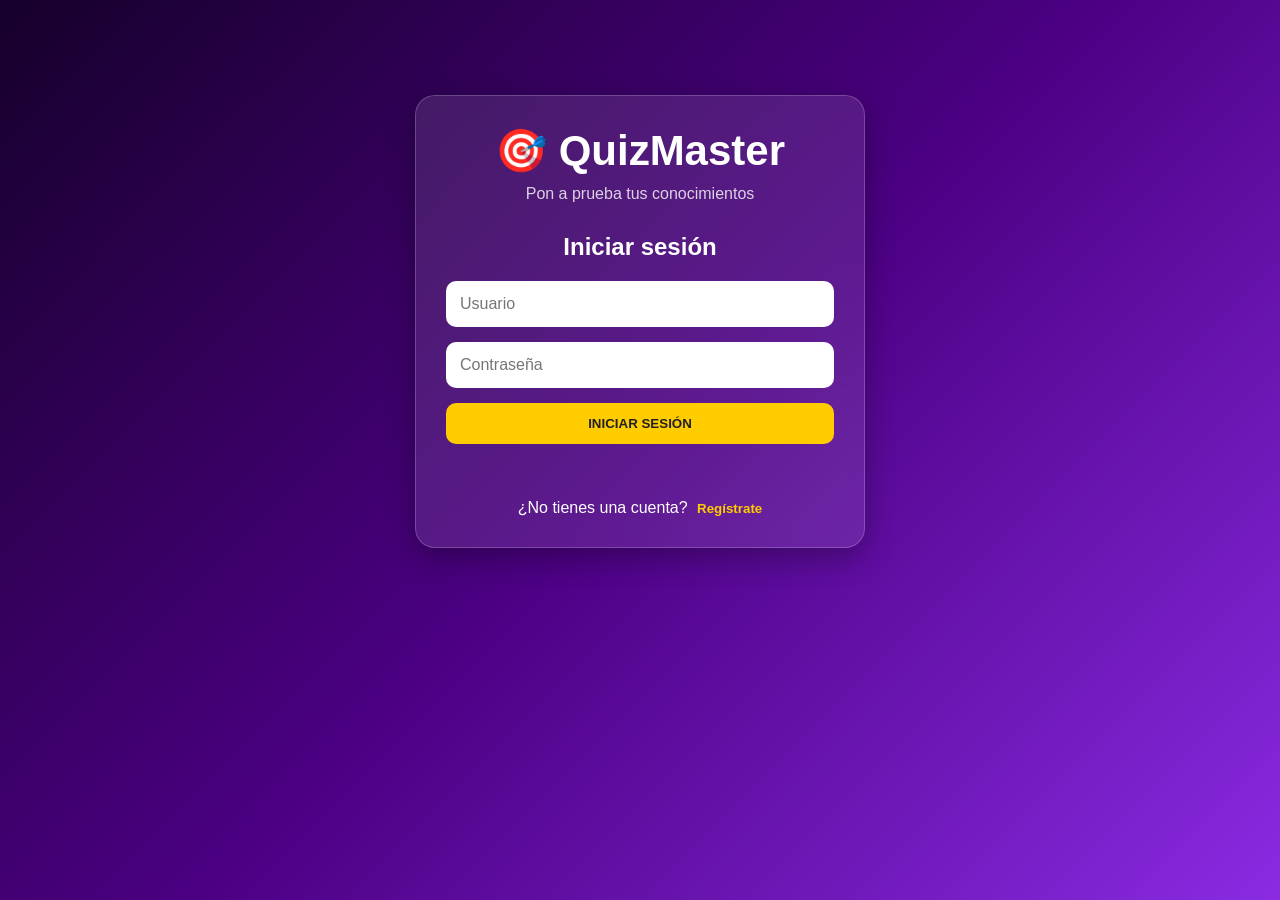
<file: QuizMaster/index.html>
<!DOCTYPE html>
<html lang="es">
<head>
    <meta charset="UTF-8">
    <meta name="viewport" content="width=device-width, initial-scale=1.0">
    <title>QuizMaster</title>
    <link rel="stylesheet" href="./style.css">
</head>

<body>

    <div class="contenedor">

        <section id="login" class="tarjeta login">

            <h1>🎯 QuizMaster</h1>
            <p class="subtitulo">Pon a prueba tus conocimientos</p>

            <div id="formLogin">

                <h2>Iniciar sesión</h2>

                <input id="usuarioLogin" type="text" placeholder="Usuario">

                <input id="passwordLogin" type="password" placeholder="Contraseña">

                <button id="btnLogin">INICIAR SESIÓN</button>

                <p id="mensajeLogin"></p>

                <p class="cambio">
                    ¿No tienes una cuenta?
                    <button id="btnMostrarRegistro" class="link">Regístrate</button>
                </p>

            </div>

            <div id="formRegistro" class="oculto">

                <h2>Crear cuenta</h2>

                <input id="usuarioRegistro" type="text" placeholder="Crea tu usuario">

                <input id="passwordRegistro" type="password" placeholder="Crea tu contraseña">

                <input id="confirmarRegistro" type="password" placeholder="Confirma tu contraseña">

                <button id="btnRegistro">REGISTRARSE</button>

                <p id="mensajeRegistro"></p>

                <p class="cambio">
                    ¿Ya tienes una cuenta?
                    <button id="btnMostrarLogin" class="link">Inicia sesión</button>
                </p>

            </div>

        </section>


        <section id="juego" class="oculto">

            <header class="encabezado">

                <div>
                    <h1>🎯 QuizMaster</h1>
                    <p>Jugador: <strong id="nombreJugador"></strong></p>
                </div>

                <button id="btnCerrarSesion" class="salir">
                    CERRAR SESIÓN
                </button>

            </header>


            <div class="estadisticas">

                <div>
                    <span>⭐</span>
                    <strong id="puntos">0</strong>
                    <small>Puntos</small>
                </div>

                <div>
                    <span>🪙</span>
                    <strong id="monedas">0</strong>
                    <small>Monedas</small>
                </div>

                <div>
                    <span>❤️</span>
                    <strong id="vidas">3</strong>
                    <small>Vidas</small>
                </div>

                <div>
                    <span>⏱️</span>
                    <strong id="tiempo">00:00</strong>
                    <small>Tiempo</small>
                </div>

            </div>


            <div class="contenido">

                <aside class="categorias">

                    <h3>CATEGORÍAS</h3>

                    <div id="listaCategorias"></div>

                </aside>


                <main class="quiz">

                    <div class="tarjeta quiz-card">

                        <h2 id="tituloCategoria">
                            Selecciona una categoría
                        </h2>

                        <div class="niveles">

                            <span id="nivel1">
                                NIVEL 1
                            </span>

                            <span id="nivel2">
                                NIVEL 2
                            </span>

                            <span id="nivel3">
                                NIVEL 3
                            </span>

                        </div>


                        <div class="progreso">
                            <div id="barraProgreso"></div>
                        </div>


                        <p id="numeroPregunta"></p>

                        <h2 id="pregunta">
                            Selecciona una categoría para comenzar.
                        </h2>


                        <div id="respuestas"></div>

                        <p id="mensaje"></p>


                        <button id="btnSiguiente" class="siguiente oculto">
                            SIGUIENTE
                        </button>


                        <div id="resultado" class="resultado oculto"></div>

                    </div>

                </main>

            </div>

        </section>

    </div>


    <script src="./script.js"></script>

</body>
</html>
</file>
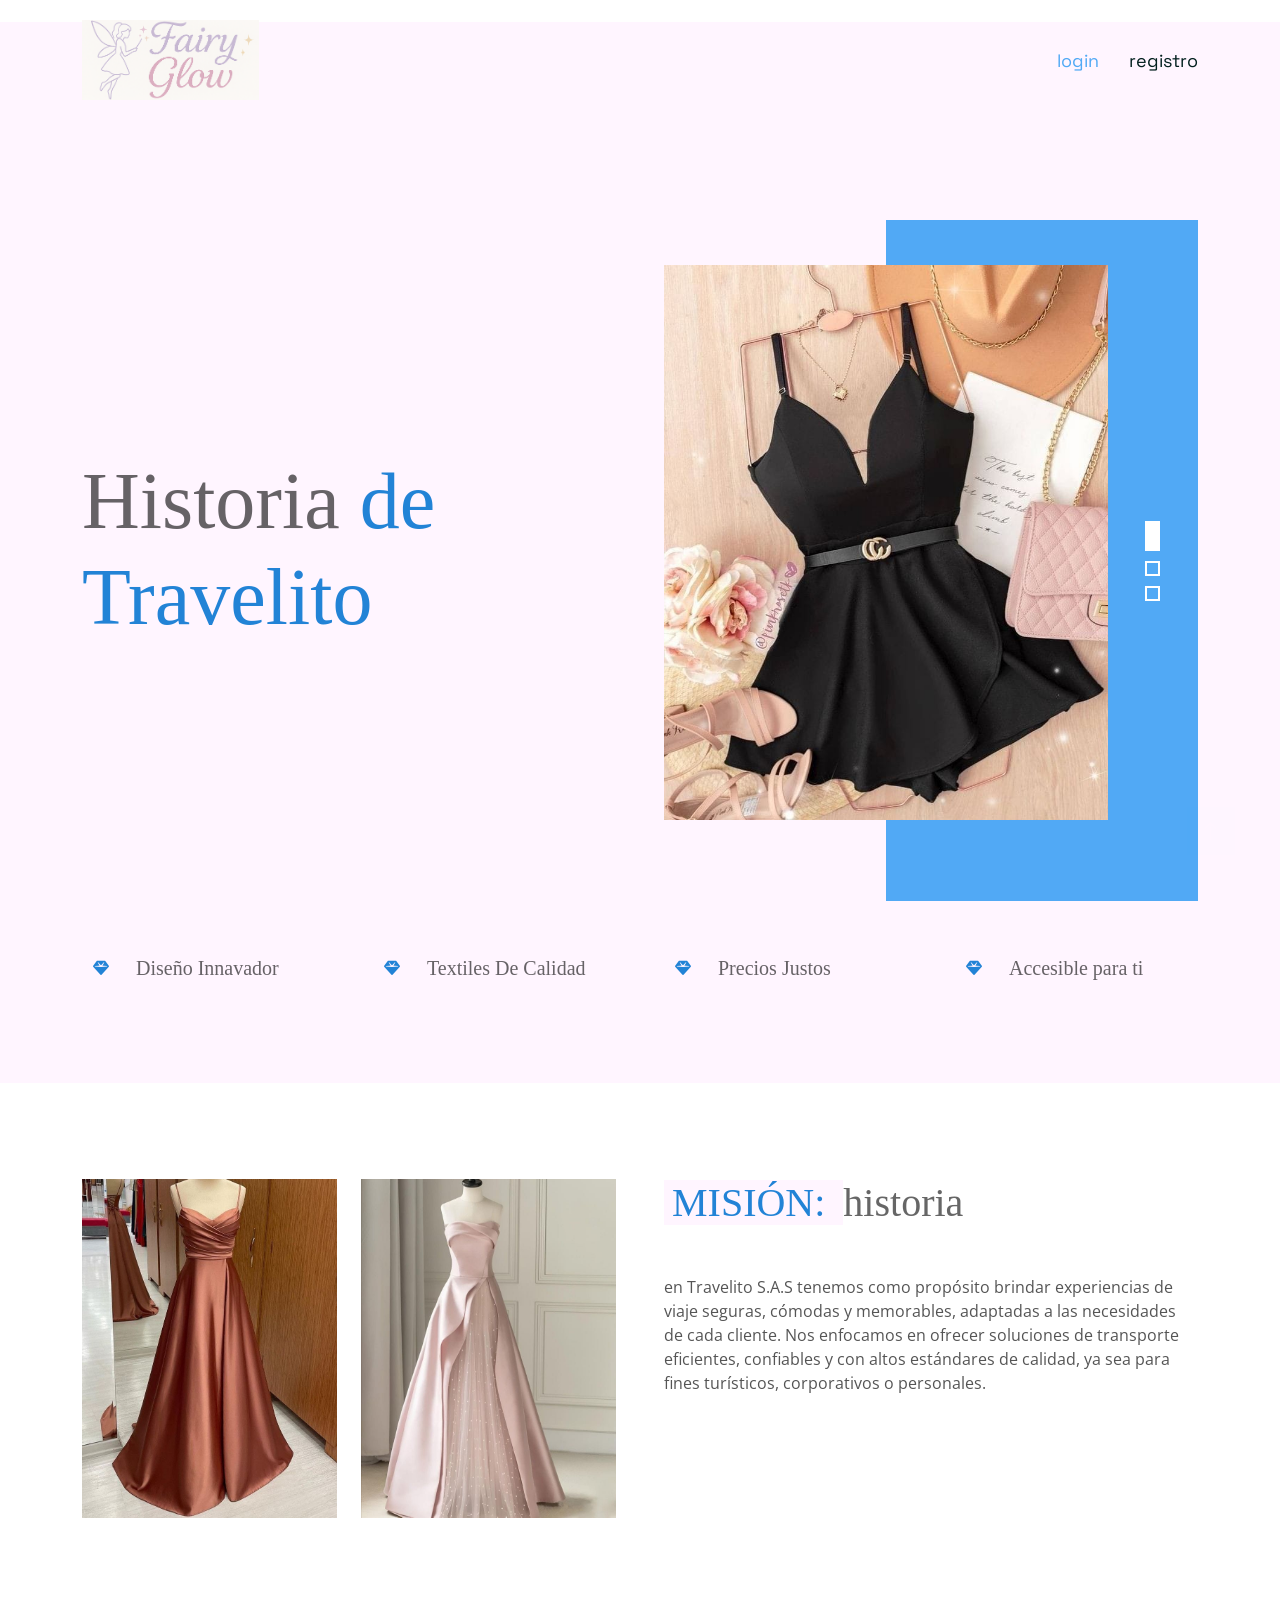
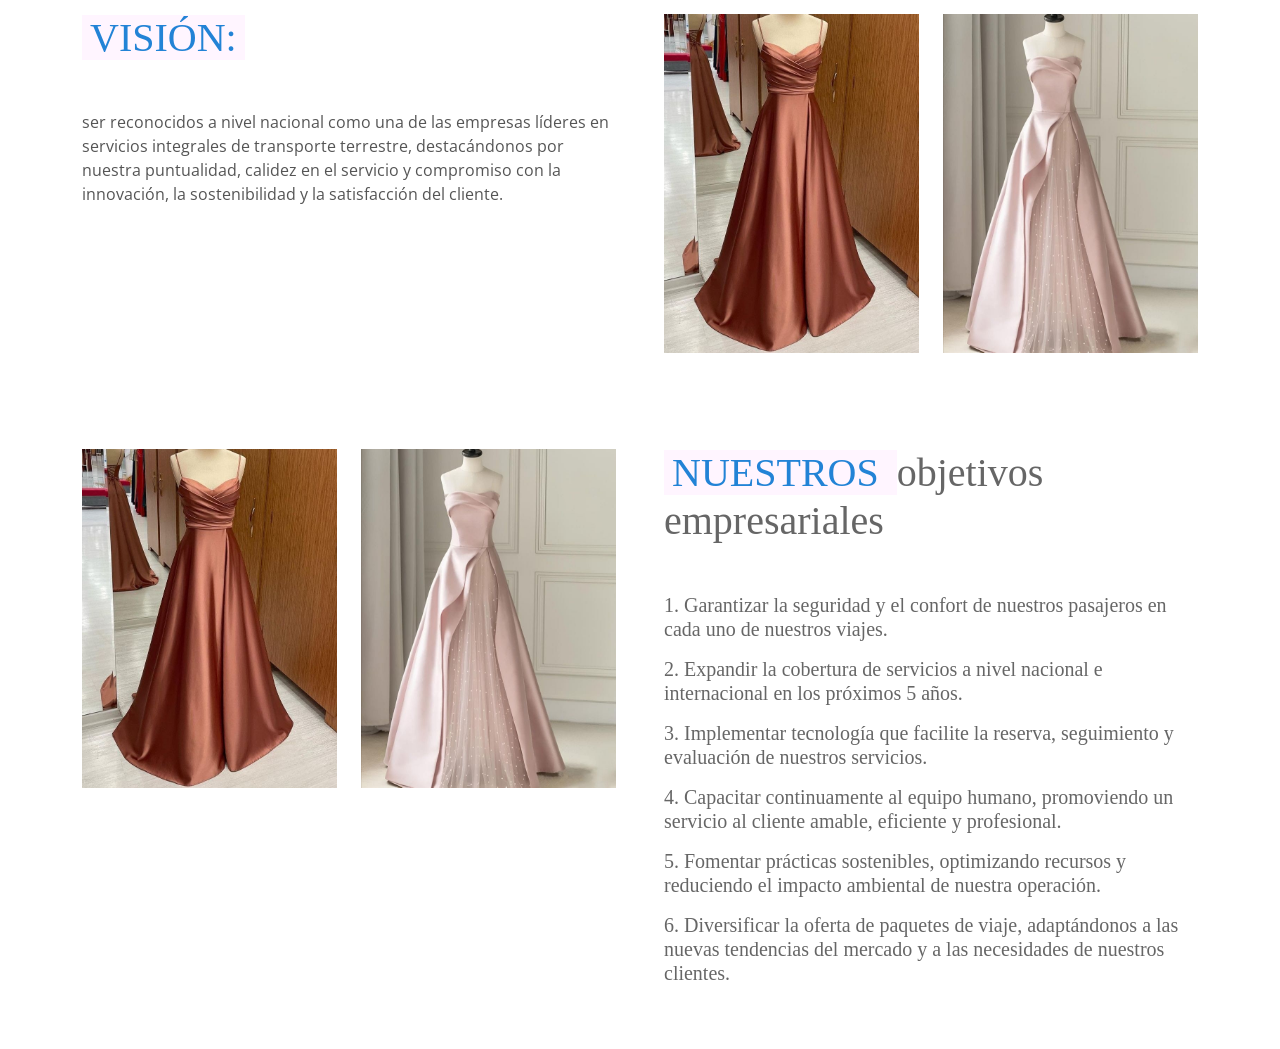
<file: FairyGlow_GitHub/about.html>
<!DOCTYPE html>
<html lang="en">

<head>
    <meta charset="utf-8">
    <title>Fairy Glow</title>
    <meta content="width=device-width, initial-scale=1.0" name="viewport">
    <meta content="" name="keywords">
    <meta content="" name="description">

    <!-- Favicon -->
    <link href="img/favicon.ico" rel="icon">

    <!-- Google Web Fonts -->
    <link rel="preconnect" href="https://fonts.googleapis.com">
    <link rel="preconnect" href="https://fonts.gstatic.com" crossorigin>
    <link href="https://fonts.googleapis.com/css2?family=Open+Sans&family=Space+Grotesk&display=swap" rel="stylesheet">

    <!-- Icon Font Stylesheet -->
    <link href="https://cdnjs.cloudflare.com/ajax/libs/font-awesome/5.10.0/css/all.min.css" rel="stylesheet">
    <link href="https://cdn.jsdelivr.net/npm/bootstrap-icons@1.4.1/font/bootstrap-icons.css" rel="stylesheet">

    <!-- Libraries Stylesheet -->
    <link href="./css/animate.min.css" rel="stylesheet">
    <link href="./css/owl.carousel.min.css" rel="stylesheet">

    <!-- Customized Bootstrap Stylesheet -->
    <link href="css/bootstrap.min.css" rel="stylesheet">

    <!-- Template Stylesheet -->
    <link href="css/style.css" rel="stylesheet">

    <!-- icon vestido -->
    <link href="https://cdnjs.cloudflare.com/ajax/libs/font-awesome/6.4.0/css/all.min.css" rel="stylesheet">
</head>

<body>
    <!-- Spinner Start -->
    <div id="spinner"
        class="show bg-white position-fixed translate-middle w-100 vh-100 top-50 start-50 d-flex align-items-center justify-content-center">
        <div class="spinner-grow text-primary" style="width: 3rem; height: 3rem;" role="status">
            <span class="sr-only">Loading...</span>
        </div>
    </div>
    <!-- Spinner End -->


    <!-- Navbar Start -->
    <div class="container-fluid sticky-top">
        <div class="container">
            <nav class="navbar navbar-expand-lg navbar-light border-bottom border-2 border-white">
                <a href="index.html" class="navbar-brand">
                    <img class="img" src="img/logo.png" alt="">


                </a>
                <button type="button" class="navbar-toggler ms-auto me-0" data-bs-toggle="collapse"
                    data-bs-target="#navbarCollapse">
                    <span class="navbar-toggler-icon"></span>
                </button>
                <div class="collapse navbar-collapse" id="navbarCollapse">
                    <div class="navbar-nav ms-auto">
                        <a href="login.html" class="nav-item nav-link active">login</a>
                        <a href="registro.html" class="nav-item nav-link">registro</a>

                        <div class="dropdown-menu bg-light mt-2">
                            <a href="feature.html" class="dropdown-item">Features</a>
                            <a href="team.html" class="dropdown-item">Our Team</a>
                            <a href="testimonial.html" class="dropdown-item">Testimonial</a>
                            <a href="404.html" class="dropdown-item">404 Page</a>
                        </div>
                    </div>
                </div>
        </div>
        </nav>
    </div>
    </div>
    <!-- Navbar End -->


    <!-- Hero Start -->
    <div class="container-fluid pb-5 hero-header bg-light mb-5">
        <div class="container py-5">
            <div class="row g-5 align-items-center mb-5">
                <div class="col-lg-6">
                    <h1 class="display-1 mb-4 animated slideInRight " style="font-size: 80px;"> Historia <span class="text-primary">de Travelito</span></h1>
                </div>
                <div class="col-lg-6">
                    <div class="owl-carousel header-carousel animated fadeIn">
                        <img class="img-fluid" src="img/f1_pa.jpeg" alt="">
                        <img class="img-fluid" src="img/f2_pa.jpeg" alt="">
                        <img class="img-fluid" src="img/f3_pa.jpeg" alt="">
                    </div>
                </div>
            </div>
            <div class="row g-5 animated fadeIn">
                <div class="col-md-6 col-lg-3">
                    <div class="d-flex align-items-center">
                        <div class="flex-shrink-0 btn-square border border-2 border-white me-3">
                            <i class="fa fa-gem text-primary"></i>
                        </div>
                        <h5 class="lh-base mb-0">Diseño Innavador</h5>
                    </div>
                </div>
                <div class="col-md-6 col-lg-3">
                    <div class="d-flex align-items-center">
                        <div class="flex-shrink-0 btn-square border border-2 border-white me-3">
                            <i class="fa fa-gem text-primary"></i>
                        </div>
                        <h5 class="lh-base mb-0">Textiles De Calidad</h5>
                    </div>
                </div>
                <div class="col-md-6 col-lg-3">
                    <div class="d-flex align-items-center">
                        <div class="flex-shrink-0 btn-square border border-2 border-white me-3">
                            <i class="fa fa-gem text-primary"></i>
                        </div>
                        <h5 class="lh-base mb-0">Precios Justos</h5>
                    </div>
                </div>
                <div class="col-md-6 col-lg-3">
                    <div class="d-flex align-items-center">
                        <div class="flex-shrink-0 btn-square border border-2 border-white me-3">
                            <i class="fa fa-gem text-primary"></i>
                        </div>
                        <h5 class="lh-base mb-0">Accesible para ti</h5>
                    </div>
                </div>
            </div>
        </div>
    </div>
    <!-- Hero End -->


    <!-- About Start -->
    <div class="container-fluid py-5">
        <div class="container">
            <div class="row g-5">
                <div class="col-lg-6">
                    <div class="row">
                        <div class="col-6 wow fadeIn" data-wow-delay="0.1s">
                            <img class="img-fluid" src="img/f2_a.jpeg" alt="">
                        </div>
                        <div class="col-6 wow fadeIn" data-wow-delay="0.1s">
                            <img class="img-fluid" src="img/f3_a.jpeg" alt="">

                        </div>
                    </div>
                </div>
                <div class="col-lg-6 wow fadeIn" data-wow-delay="0.5s">
                    <h1 class="mb-5"><span class="text-uppercase text-primary bg-light px-2">Misión: </span> historia</h1>
                    <p class="mb-3">en Travelito S.A.S tenemos como propósito brindar experiencias de viaje
                        seguras, cómodas y memorables, adaptadas a las necesidades de cada cliente. Nos
                        enfocamos en ofrecer soluciones de transporte eficientes, confiables y con altos
                        estándares de calidad, ya sea para fines turísticos, corporativos o personales.</p>


                </div>
            </div>
        </div>
    </div>
    </div>

    <div class="container-fluid py-5">
        <div class="container">
            <div class="row g-5">
                <div class="col-lg-6 wow fadeIn" data-wow-delay="0.5s">
                    <h1 class="mb-5"><span class="text-uppercase text-primary bg-light px-2">Visión: </span> </h1>
                    <p class="mb-3">ser reconocidos a nivel nacional como una de las empresas líderes en servicios
                        integrales de transporte terrestre, destacándonos por nuestra puntualidad, calidez en
                        el servicio y compromiso con la innovación, la sostenibilidad y la satisfacción del
                        cliente.</p>
                </div>
                <div class="col-lg-6">
                    <div class="row">
                        <div class="col-6 wow fadeIn" data-wow-delay="0.1s">
                            <img class="img-fluid" src="img/f2_a.jpeg" alt="">
                        </div>
                        <div class="col-6 wow fadeIn" data-wow-delay="0.1s">
                            <img class="img-fluid" src="img/f3_a.jpeg" alt="">

                        </div>
                    </div>
                </div>
            </div>
        </div>
    </div>
    </div>



    <div class="container-fluid py-5">
        <div class="container">
            <div class="row g-5">
                <div class="col-lg-6">
                    <div class="row">
                        <div class="col-6 wow fadeIn" data-wow-delay="0.1s">
                            <img class="img-fluid" src="img/f2_a.jpeg" alt="">
                        </div>
                        <div class="col-6 wow fadeIn" data-wow-delay="0.1s">
                            <img class="img-fluid" src="img/f3_a.jpeg" alt="">

                        </div>
                    </div>
                </div>
                <div class="col-lg-6 wow fadeIn" data-wow-delay="0.5s">
                    <h1 class="mb-5"><span class="text-uppercase text-primary bg-light px-2">Nuestros </span> objetivos empresariales</h1>
                    <h5 class="mb-3">1. Garantizar la seguridad y el confort de nuestros pasajeros en cada uno de
                        nuestros viajes.
                        <h5 class="mb-3">2. Expandir la cobertura de servicios a nivel nacional e internacional en los
                            próximos 5 años.</h5>
                        <h5 class="mb-3">3. Implementar tecnología que facilite la reserva, seguimiento y evaluación de
                            nuestros servicios.</h5>
                        <h5 class="mb-3">4. Capacitar continuamente al equipo humano, promoviendo un servicio al cliente
                            amable, eficiente y profesional.</h5>
                        <h5 class="mb-3">5. Fomentar prácticas sostenibles, optimizando recursos y reduciendo el impacto
                            ambiental de nuestra operación.</h5>
                        <h5 class="mb-3">6. Diversificar la oferta de paquetes de viaje, adaptándonos a las nuevas
                            tendencias del mercado y a las necesidades de nuestros clientes.</h5>


                </div>
            </div>
        </div>
    </div>
    </div>


    <!-- Back to Top -->
    <a href="#!" class="btn btn-lg btn-primary btn-lg-square back-to-top"><i class="bi bi-arrow-up"></i></a>


    <!-- JavaScript Libraries -->
    <script src="https://ajax.googleapis.com/ajax/libs/jquery/3.6.1/jquery.min.js"></script>
    <script src="https://cdn.jsdelivr.net/npm/bootstrap@5.0.0/dist/js/bootstrap.bundle.min.js"></script>
    <script src="./js/wow.min.js"></script>
    <script src="./js/easing.min.js"></script>
    <script src="./js/waypoints.min.js"></script>
    <script src="./js/owl.carousel.min.js"></script>

    <!-- Template Javascript -->
    <script src="./js/main.js"></script>
</body>

</html>
</file>
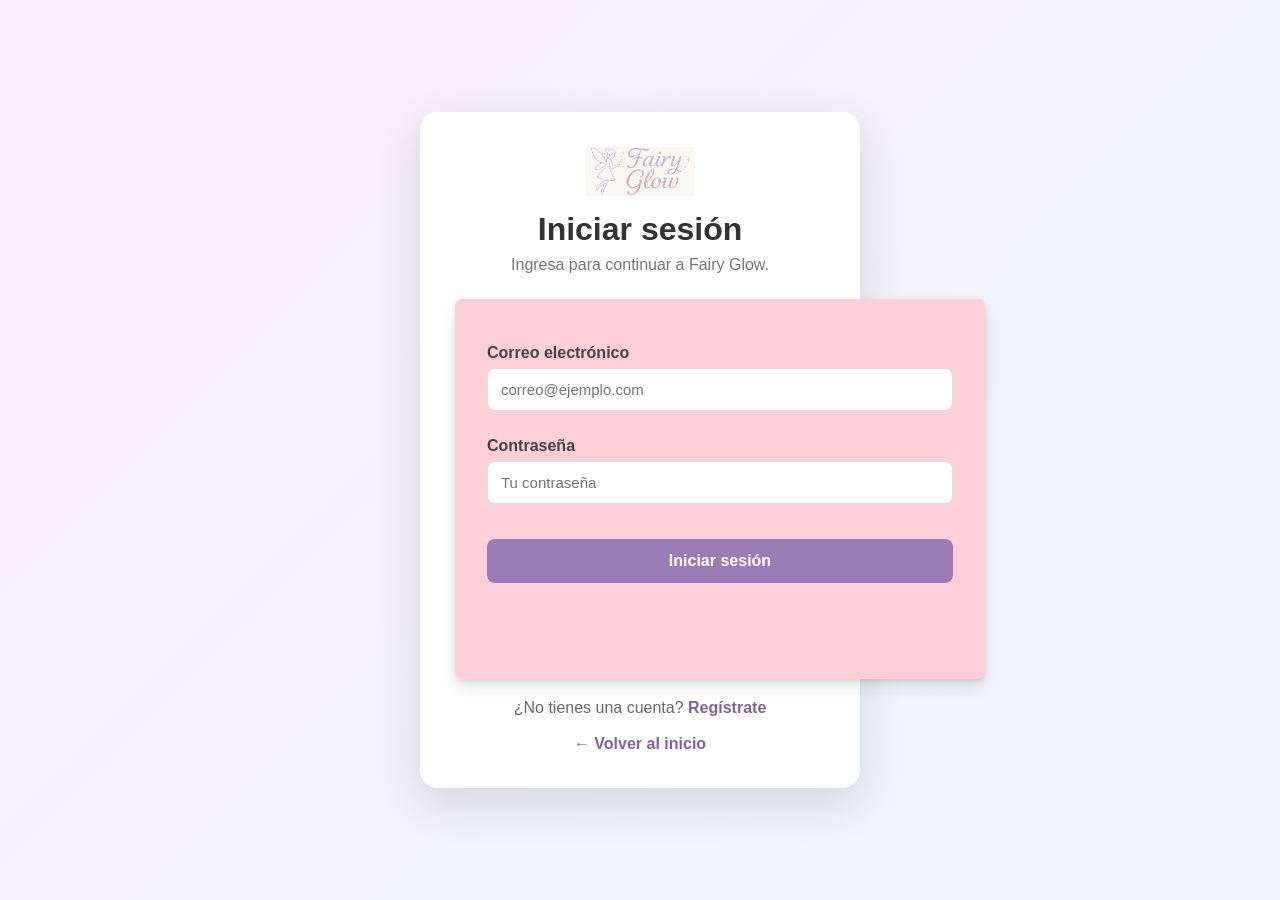
<file: FairyGlow_GitHub/catalogo.html>
<!DOCTYPE html>
<html lang="es">
<head>
<meta charset="UTF-8">
<meta name="viewport" content="width=device-width, initial-scale=1.0">
<title>Fairy Glow | Catálogo</title>

<link rel="stylesheet" href="css/catalogo.min.css">

<style>
* {
    box-sizing: border-box;
}

body {
    margin: 0;
    font-family: Arial, sans-serif;
    background: #fffafd;
    color: #444;
}

.navbar {
    width: 100%;
    background: white;
    box-shadow: 0 3px 15px rgba(0,0,0,0.08);
    position: sticky;
    top: 0;
    z-index: 1000;
}

.navbar-contenido {
    max-width: 1200px;
    margin: auto;
    padding: 15px 25px;
    display: flex;
    align-items: center;
    justify-content: space-between;
}

.logo {
    color: #d889a9;
    font-size: 25px;
    font-weight: bold;
    text-decoration: none;
    letter-spacing: 1px;
}

.nav-links {
    display: flex;
    align-items: center;
    gap: 10px;
}

.nav-links a,
.btn-carrito-nav {
    text-decoration: none;
    color: #555;
    padding: 10px 16px;
    border-radius: 20px;
    border: none;
    background: transparent;
    font-size: 15px;
    cursor: pointer;
    transition: 0.3s;
}

.nav-links a:hover {
    background: #fce8f1;
    color: #c76d94;
}

.btn-carrito-nav {
    background: #d889a9;
    color: white;
}

.btn-carrito-nav:hover {
    background: #c76d94;
}

.logged-info {
    text-align: center;
    padding: 12px;
    color: #777;
    background: #fff5f9;
}

.logged-info button {
    border: none;
    background: none;
    color: #c76d94;
    cursor: pointer;
    font-weight: bold;
}

header {
    text-align: center;
    padding: 35px 20px 20px;
}

header h1 {
    color: #c76d94;
    font-size: 32px;
}

.catalogo {
    max-width: 1200px;
    margin: auto;
    padding: 20px;
}

.categoria {
    margin-bottom: 45px;
}

.categoria h2 {
    text-align: center;
    color: #555;
    margin-bottom: 25px;
}

.productos {
    display: grid;
    grid-template-columns: repeat(4, 1fr);
    gap: 25px;
}

.producto {
    background: white;
    border-radius: 18px;
    padding: 15px;
    box-shadow: 0 5px 18px rgba(0,0,0,0.08);
    text-align: center;
    transition: 0.3s;
}

.producto:hover {
    transform: translateY(-5px);
    box-shadow: 0 8px 22px rgba(0,0,0,0.12);
}

.producto img {
    width: 100%;
    height: 280px;
    object-fit: cover;
    border-radius: 14px;
}

.producto h3 {
    font-size: 17px;
    margin: 15px 0 10px;
}

.btn-precio {
    width: 100%;
    border: none;
    background: #f3b3ca;
    color: white;
    padding: 12px;
    border-radius: 20px;
    cursor: pointer;
    font-weight: bold;
    transition: 0.3s;
}

.btn-precio:hover {
    background: #d889a9;
}

.carrito {
    position: fixed;
    top: 0;
    right: -430px;
    width: 400px;
    max-width: 95%;
    height: 100vh;
    background: white;
    box-shadow: -5px 0 20px rgba(0,0,0,0.15);
    z-index: 2000;
    padding: 25px;
    transition: 0.4s;
    overflow-y: auto;
}

.carrito.abierto {
    right: 0;
}

.carrito-header {
    display: flex;
    justify-content: space-between;
    align-items: center;
    border-bottom: 1px solid #eee;
    padding-bottom: 15px;
}

.carrito-header h2 {
    color: #c76d94;
}

.cerrar-carrito {
    border: none;
    background: #fce8f1;
    color: #c76d94;
    width: 35px;
    height: 35px;
    border-radius: 50%;
    cursor: pointer;
    font-size: 18px;
}

.producto-carrito {
    display: flex;
    justify-content: space-between;
    align-items: center;
    gap: 10px;
    padding: 15px 0;
    border-bottom: 1px solid #eee;
}

.producto-carrito-info {
    flex: 1;
}

.producto-carrito-info strong {
    display: block;
    margin-bottom: 5px;
}

.btn-eliminar {
    border: none;
    background: #ffe4ed;
    color: #c76d94;
    border-radius: 10px;
    padding: 7px 10px;
    cursor: pointer;
}

.total-carrito {
    font-size: 20px;
    font-weight: bold;
    margin: 25px 0 15px;
    text-align: center;
    color: #555;
}

.btn-vaciar,
.btn-comprar {
    width: 100%;
    padding: 13px;
    border: none;
    border-radius: 25px;
    cursor: pointer;
    margin-top: 10px;
    font-weight: bold;
}

.btn-vaciar {
    background: #eee;
    color: #555;
}

.btn-comprar {
    background: #d889a9;
    color: white;
}

.btn-comprar:hover {
    background: #c76d94;
}

.modal {
    display: none;
    position: fixed;
    inset: 0;
    background: rgba(0,0,0,0.45);
    z-index: 3000;
    justify-content: center;
    align-items: center;
    padding: 20px;
}

.modal.activo {
    display: flex;
}

.modal-contenido {
    background: white;
    width: 600px;
    max-width: 100%;
    max-height: 90vh;
    overflow-y: auto;
    border-radius: 20px;
    padding: 30px;
}

.modal-contenido h2 {
    text-align: center;
    color: #c76d94;
    margin-top: 0;
}

.formulario-compra label {
    display: block;
    margin-top: 14px;
    margin-bottom: 6px;
    font-weight: bold;
}

.formulario-compra input,
.formulario-compra textarea,
.formulario-compra select {
    width: 100%;
    padding: 12px;
    border: 1px solid #ddd;
    border-radius: 10px;
    font-size: 15px;
}

.formulario-compra textarea {
    resize: vertical;
    min-height: 80px;
}

.resumen-pedido {
    background: #fff5f9;
    padding: 15px;
    border-radius: 12px;
    margin-top: 20px;
}

.resumen-pedido h3 {
    color: #c76d94;
}

.acciones-modal {
    display: flex;
    gap: 10px;
    margin-top: 20px;
}

.acciones-modal button {
    flex: 1;
    padding: 13px;
    border-radius: 20px;
    border: none;
    cursor: pointer;
    font-weight: bold;
}

.btn-cancelar {
    background: #eee;
    color: #555;
}

.btn-confirmar {
    background: #d889a9;
    color: white;
}

.pedido-confirmado {
    text-align: center;
}

.pedido-confirmado h2 {
    font-size: 28px;
}

.pedido-confirmado button {
    border: none;
    background: #d889a9;
    color: white;
    padding: 12px 35px;
    border-radius: 20px;
    cursor: pointer;
    margin-top: 15px;
}

footer {
    margin-top: 50px;
    padding: 25px;
    text-align: center;
    background: #fff0f6;
    color: #777;
}

@media (max-width: 900px) {
    .productos {
        grid-template-columns: repeat(2, 1fr);
    }
}

@media (max-width: 600px) {
    .navbar-contenido {
        flex-direction: column;
        gap: 12px;
    }

    .nav-links {
        width: 100%;
        justify-content: center;
        flex-wrap: wrap;
    }

    .productos {
        grid-template-columns: 1fr;
    }

    .producto img {
        height: 350px;
    }

    .carrito {
        width: 100%;
    }
}
</style>
</head>

<body>

<nav class="navbar">
    <div class="navbar-contenido">
        <a href="index.html" class="logo">✨ Fairy Glow</a>

        <div class="nav-links">
            <a href="index.html">Inicio</a>
            <a href="#catalogo">Catálogo</a>
            <button class="btn-carrito-nav" id="btnCarrito">
                🛒 Carrito (<span id="cantidadCarrito">0</span>)
            </button>
        </div>
    </div>
</nav>

<div class="logged-info" id="catalogUser"></div>

<header id="catalogo">
    <h1>Nuestro catálogo</h1>
</header>

<main class="catalogo">

<section class="categoria">
    <h2>Modelos viejos: entre 1999 y 2005</h2>

    <div class="productos">

        <div class="producto">
            <img src="img/vn1.jpeg" alt="Vestido Dorado Elegante">
            <h3>Vestido Dorado Elegante</h3>
            <button class="btn-precio" onclick="agregarCarrito('Vestido Dorado Elegante', 200000)">
                $200.000 COP · Agregar 🛒
            </button>
        </div>

        <div class="producto">
            <img src="img/vn2.jpeg" alt="Vestido Rojo Elegante">
            <h3>Vestido Rojo Elegante</h3>
            <button class="btn-precio" onclick="agregarCarrito('Vestido Rojo Elegante', 217000)">
                $217.000 COP · Agregar 🛒
            </button>
        </div>

        <div class="producto">
            <img src="img/vn5.jpeg" alt="Vestido Verde Elegante">
            <h3>Vestido Verde Elegante</h3>
            <button class="btn-precio" onclick="agregarCarrito('Vestido Verde Elegante', 250000)">
                $250.000 COP · Agregar 🛒
            </button>
        </div>

        <div class="producto">
            <img src="img/vn6.jpeg" alt="Vestido Azul Cielo">
            <h3>Vestido Azul Cielo</h3>
            <button class="btn-precio" onclick="agregarCarrito('Vestido Azul Cielo', 220000)">
                $220.000 COP · Agregar 🛒
            </button>
        </div>

    </div>
</section>

<section class="categoria">
    <h2>Modelos semi nuevos: entre 2006 y 2018</h2>

    <div class="productos">

        <div class="producto">
            <img src="img/vf1.jpeg" alt="Vestido Azul Claro Elegante">
            <h3>Vestido Azul Claro Elegante</h3>
            <button class="btn-precio" onclick="agregarCarrito('Vestido Azul Claro Elegante', 70000)">
                $70.000 COP · Agregar 🛒
            </button>
        </div>

        <div class="producto">
            <img src="img/vf5.jpeg" alt="Vestido Beige Elegante">
            <h3>Vestido Beige Elegante</h3>
            <button class="btn-precio" onclick="agregarCarrito('Vestido Beige Elegante', 72000)">
                $72.000 COP · Agregar 🛒
            </button>
        </div>

        <div class="producto">
            <img src="img/vf2.jpeg" alt="Vestido Azul Elegante">
            <h3>Vestido Azul Elegante</h3>
            <button class="btn-precio" onclick="agregarCarrito('Vestido Azul Elegante', 100000)">
                $100.000 COP · Agregar 🛒
            </button>
        </div>

        <div class="producto">
            <img src="img/vf6.jpeg" alt="Vestido Blanco Elegante">
            <h3>Vestido Blanco Elegante</h3>
            <button class="btn-precio" onclick="agregarCarrito('Vestido Blanco Elegante', 120000)">
                $120.000 COP · Agregar 🛒
            </button>
        </div>

    </div>
</section>

<section class="categoria">
    <h2>Modelos nuevos: 2019 hasta la actualidad</h2>

    <div class="productos">

        <div class="producto">
            <img src="img/vc1.jpeg" alt="Vestido Blanco">
            <h3>Vestido Blanco</h3>
            <button class="btn-precio" onclick="agregarCarrito('Vestido Blanco', 70000)">
                $70.000 COP · Agregar 🛒
            </button>
        </div>

        <div class="producto">
            <img src="img/vc2.jpeg" alt="Vestido Lila">
            <h3>Vestido Lila</h3>
            <button class="btn-precio" onclick="agregarCarrito('Vestido Lila', 72000)">
                $72.000 COP · Agregar 🛒
            </button>
        </div>

        <div class="producto">
            <img src="img/vc5.jpeg" alt="Vestido Azul Fluorescente">
            <h3>Vestido Azul Fluorescente</h3>
            <button class="btn-precio" onclick="agregarCarrito('Vestido Azul Fluorescente', 103000)">
                $103.000 COP · Agregar 🛒
            </button>
        </div>

        <div class="producto">
            <img src="img/vc6.jpeg" alt="Vestido Café">
            <h3>Vestido Café</h3>
            <button class="btn-precio" onclick="agregarCarrito('Vestido Café', 100000)">
                $100.000 COP · Agregar 🛒
            </button>
        </div>

    </div>
</section>

</main>

<div id="carrito" class="carrito">

    <div class="carrito-header">
        <h2>🛒 Mi carrito</h2>
        <button class="cerrar-carrito" id="cerrarCarrito">✕</button>
    </div>

    <div id="listaCarrito">
        <p>Tu carrito está vacío.</p>
    </div>

    <div class="total-carrito">
        Total: $<span id="totalCarrito">0</span> COP
    </div>

    <button class="btn-vaciar" onclick="vaciarCarrito()">
        Vaciar carrito
    </button>

    <button class="btn-comprar" onclick="abrirFormularioCompra()">
        Comprar y confirmar pedido
    </button>

</div>

<div id="modalCompra" class="modal">

    <div class="modal-contenido">

        <h2>Confirmar pedido</h2>

        <form id="formularioCompra" class="formulario-compra">

            <label for="nombre">Nombre completo</label>
            <input type="text" id="nombre" required>

            <label for="telefono">Teléfono</label>
            <input type="tel" id="telefono" required>

            <label for="correo">Correo electrónico</label>
            <input type="email" id="correo" required>

            <label for="ciudad">Ciudad</label>
            <input type="text" id="ciudad" required>

            <label for="direccion">Dirección de entrega</label>
            <textarea id="direccion" required></textarea>

            <label for="barrio">Barrio</label>
            <input type="text" id="barrio" required>

            <label for="metodoPago">Método de pago</label>

            <select id="metodoPago" required>
                <option value="">Selecciona una opción</option>
                <option value="Contra entrega">Contra entrega</option>
                <option value="Transferencia bancaria">Transferencia bancaria</option>
                <option value="Nequi">Nequi</option>
                <option value="Daviplata">Daviplata</option>
            </select>

            <div class="resumen-pedido">

                <h3>Resumen del pedido</h3>

                <div id="resumenProductos"></div>

                <p>
                    <strong>
                        Total: $<span id="resumenTotal">0</span> COP
                    </strong>
                </p>

            </div>

            <div class="acciones-modal">

                <button
                    type="button"
                    class="btn-cancelar"
                    onclick="cerrarFormularioCompra()">
                    Cancelar
                </button>

                <button
                    type="submit"
                    class="btn-confirmar">
                    Confirmar pedido
                </button>

            </div>

        </form>

    </div>

</div>

<div id="modalConfirmado" class="modal">

    <div class="modal-contenido pedido-confirmado">

        <h2>✓ Pedido confirmado</h2>

        <p>Gracias por tu compra en Fairy Glow.</p>

        <p>
            Hemos recibido tu pedido correctamente.
        </p>

        <p>
            Nos comunicaremos contigo para confirmar
            los detalles de la entrega.
        </p>

        <button onclick="cerrarPedidoConfirmado()">
            Aceptar
        </button>

    </div>

</div>

<footer>
    <p>✨ Fairy Glow © 2026</p>
    <p>Moda elegante para cada ocasión</p>
</footer>

<script src="js/auth.js"></script>

<script>

if (!protectPage()) {}

const s = getSession();

const cu = document.getElementById('catalogUser');

if (cu && s) {
    cu.innerHTML =
        'Hola, ' +
        s.name.split(' ')[0] +
        ' · <button onclick="logout()">Cerrar sesión</button>';
}

let carrito = [];

function agregarCarrito(nombre, precio) {

    const productoExistente =
        carrito.find(producto => producto.nombre === nombre);

    if (productoExistente) {

        productoExistente.cantidad++;

    } else {

        carrito.push({
            nombre: nombre,
            precio: precio,
            cantidad: 1
        });

    }

    actualizarCarrito();

    document.getElementById('carrito')
        .classList.add('abierto');
}

function actualizarCarrito() {

    const lista = document.getElementById('listaCarrito');

    const cantidad = document.getElementById('cantidadCarrito');

    const totalElemento = document.getElementById('totalCarrito');

    if (carrito.length === 0) {

        lista.innerHTML =
            '<p>Tu carrito está vacío.</p>';

        cantidad.textContent = '0';

        totalElemento.textContent = '0';

        return;
    }

    let total = 0;

    let cantidadTotal = 0;

    lista.innerHTML = '';

    carrito.forEach((producto, index) => {

        const subtotal =
            producto.precio * producto.cantidad;

        total += subtotal;

        cantidadTotal += producto.cantidad;

        const div =
            document.createElement('div');

        div.className = 'producto-carrito';

        div.innerHTML = `
            <div class="producto-carrito-info">
                <strong>${producto.nombre}</strong>
                <span>
                    ${producto.cantidad} x
                    $${producto.precio.toLocaleString('es-CO')} COP
                </span>
            </div>

            <button
                class="btn-eliminar"
                onclick="eliminarProducto(${index})">
                🗑
            </button>
        `;

        lista.appendChild(div);

    });

    cantidad.textContent = cantidadTotal;

    totalElemento.textContent =
        total.toLocaleString('es-CO');
}

function eliminarProducto(index) {

    carrito.splice(index, 1);

    actualizarCarrito();
}

function vaciarCarrito() {

    carrito = [];

    actualizarCarrito();
}

function abrirFormularioCompra() {

    if (carrito.length === 0) {

        alert('Agrega al menos un producto al carrito.');

        return;
    }

    const resumen =
        document.getElementById('resumenProductos');

    const total =
        document.getElementById('resumenTotal');

    resumen.innerHTML = '';

    let totalCompra = 0;

    carrito.forEach(producto => {

        const subtotal =
            producto.precio * producto.cantidad;

        totalCompra += subtotal;

        const p =
            document.createElement('p');

        p.textContent =
            `${producto.nombre} x${producto.cantidad} - $${subtotal.toLocaleString('es-CO')} COP`;

        resumen.appendChild(p);

    });

    total.textContent =
        totalCompra.toLocaleString('es-CO');

    document.getElementById('modalCompra')
        .classList.add('activo');
}

function cerrarFormularioCompra() {

    document.getElementById('modalCompra')
        .classList.remove('activo');
}

document
    .getElementById('formularioCompra')
    .addEventListener('submit', function(event) {

        event.preventDefault();

        document.getElementById('modalCompra')
            .classList.remove('activo');

        document.getElementById('modalConfirmado')
            .classList.add('activo');

        carrito = [];

        actualizarCarrito();

    });

function cerrarPedidoConfirmado() {

    document.getElementById('modalConfirmado')
        .classList.remove('activo');
}

document
    .getElementById('btnCarrito')
    .addEventListener('click', function() {

        document.getElementById('carrito')
            .classList.add('abierto');

    });

document
    .getElementById('cerrarCarrito')
    .addEventListener('click', function() {

        document.getElementById('carrito')
            .classList.remove('abierto');

    });

</script>

</body>
</html>
</file>
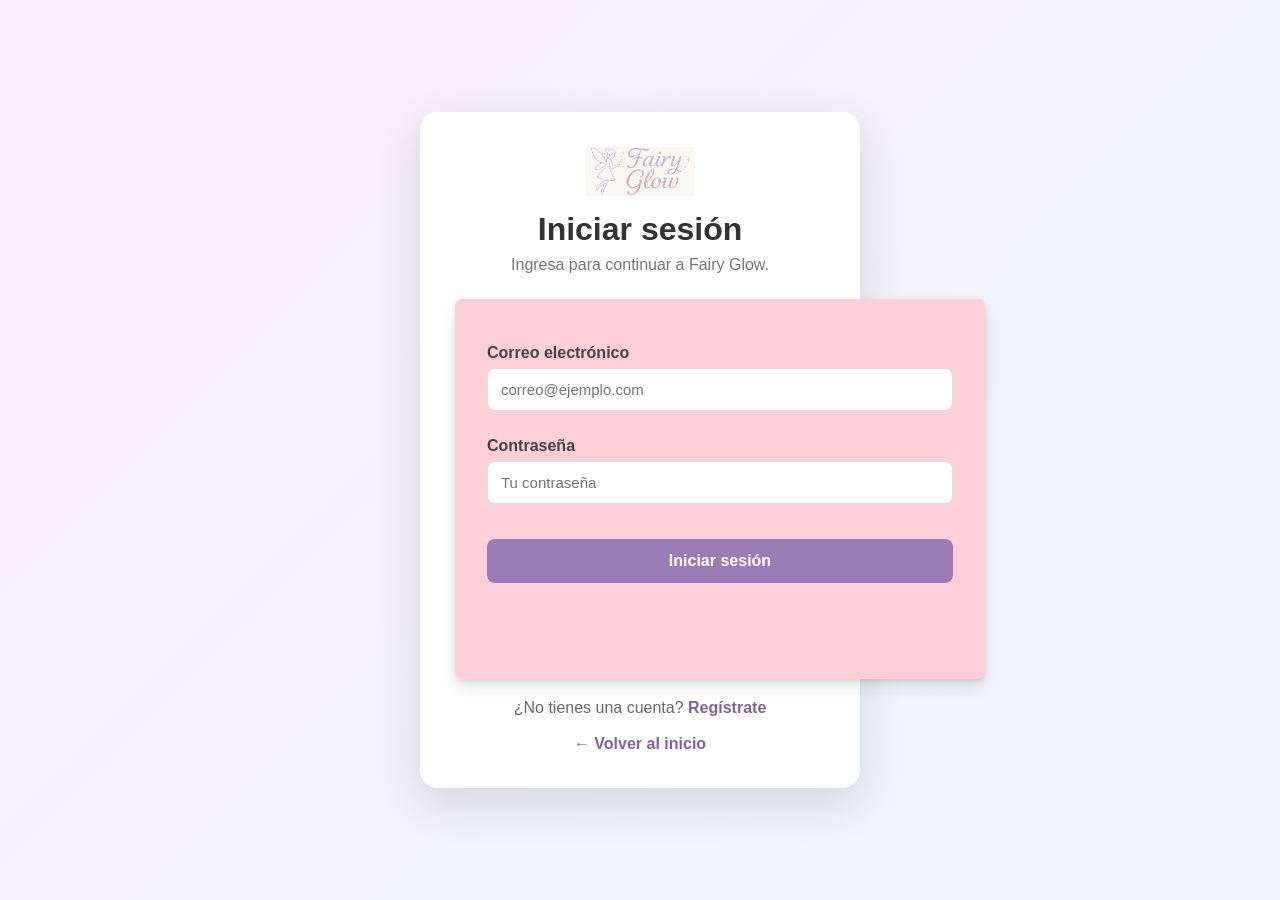
<file: FairyGlow_GitHub/login.html>
<!DOCTYPE html>
<html lang="es">
<head>
<meta charset="UTF-8">
<meta name="viewport" content="width=device-width, initial-scale=1.0">
<title>Iniciar sesión | Fairy Glow</title>
<link rel="stylesheet" href="css/login.min.css">
<link rel="stylesheet" href="css/auth.css">
</head>
<body>
<div class="auth-page">
  <div class="auth-card">
    <a href="index.html"><img src="img/logo.png" class="auth-logo" alt="Fairy Glow"></a>
    <h1>Iniciar sesión</h1>
    <p class="subtitle">Ingresa para continuar a Fairy Glow.</p>
    <form id="loginForm">
      <label for="loginEmail">Correo electrónico</label>
      <input id="loginEmail" type="email" autocomplete="email" required placeholder="correo@ejemplo.com">
      <label for="loginPassword">Contraseña</label>
      <input id="loginPassword" type="password" autocomplete="current-password" required placeholder="Tu contraseña">
      <button type="submit" class="auth-button">Iniciar sesión</button>
      <p id="loginMessage" class="message"></p>
    </form>
    <p class="switch">¿No tienes una cuenta? <a href="registro.html">Regístrate</a></p>
    <a class="back-link" href="index.html">← Volver al inicio</a>
  </div>
</div>
<script src="js/auth.js"></script>
<script>
document.getElementById('loginForm').addEventListener('submit', async (e) => {
  e.preventDefault();
  const msg = document.getElementById('loginMessage');
  const email = document.getElementById('loginEmail').value.trim().toLowerCase();
  const password = document.getElementById('loginPassword').value;
  const result = await loginUser(email, password);
  msg.textContent = result.message;
  msg.className = 'message ' + (result.ok ? 'success' : 'error');
  if (result.ok) setTimeout(() => location.href = 'catalogo.html', 500);
});
</script>
</body>
</html>
</file>
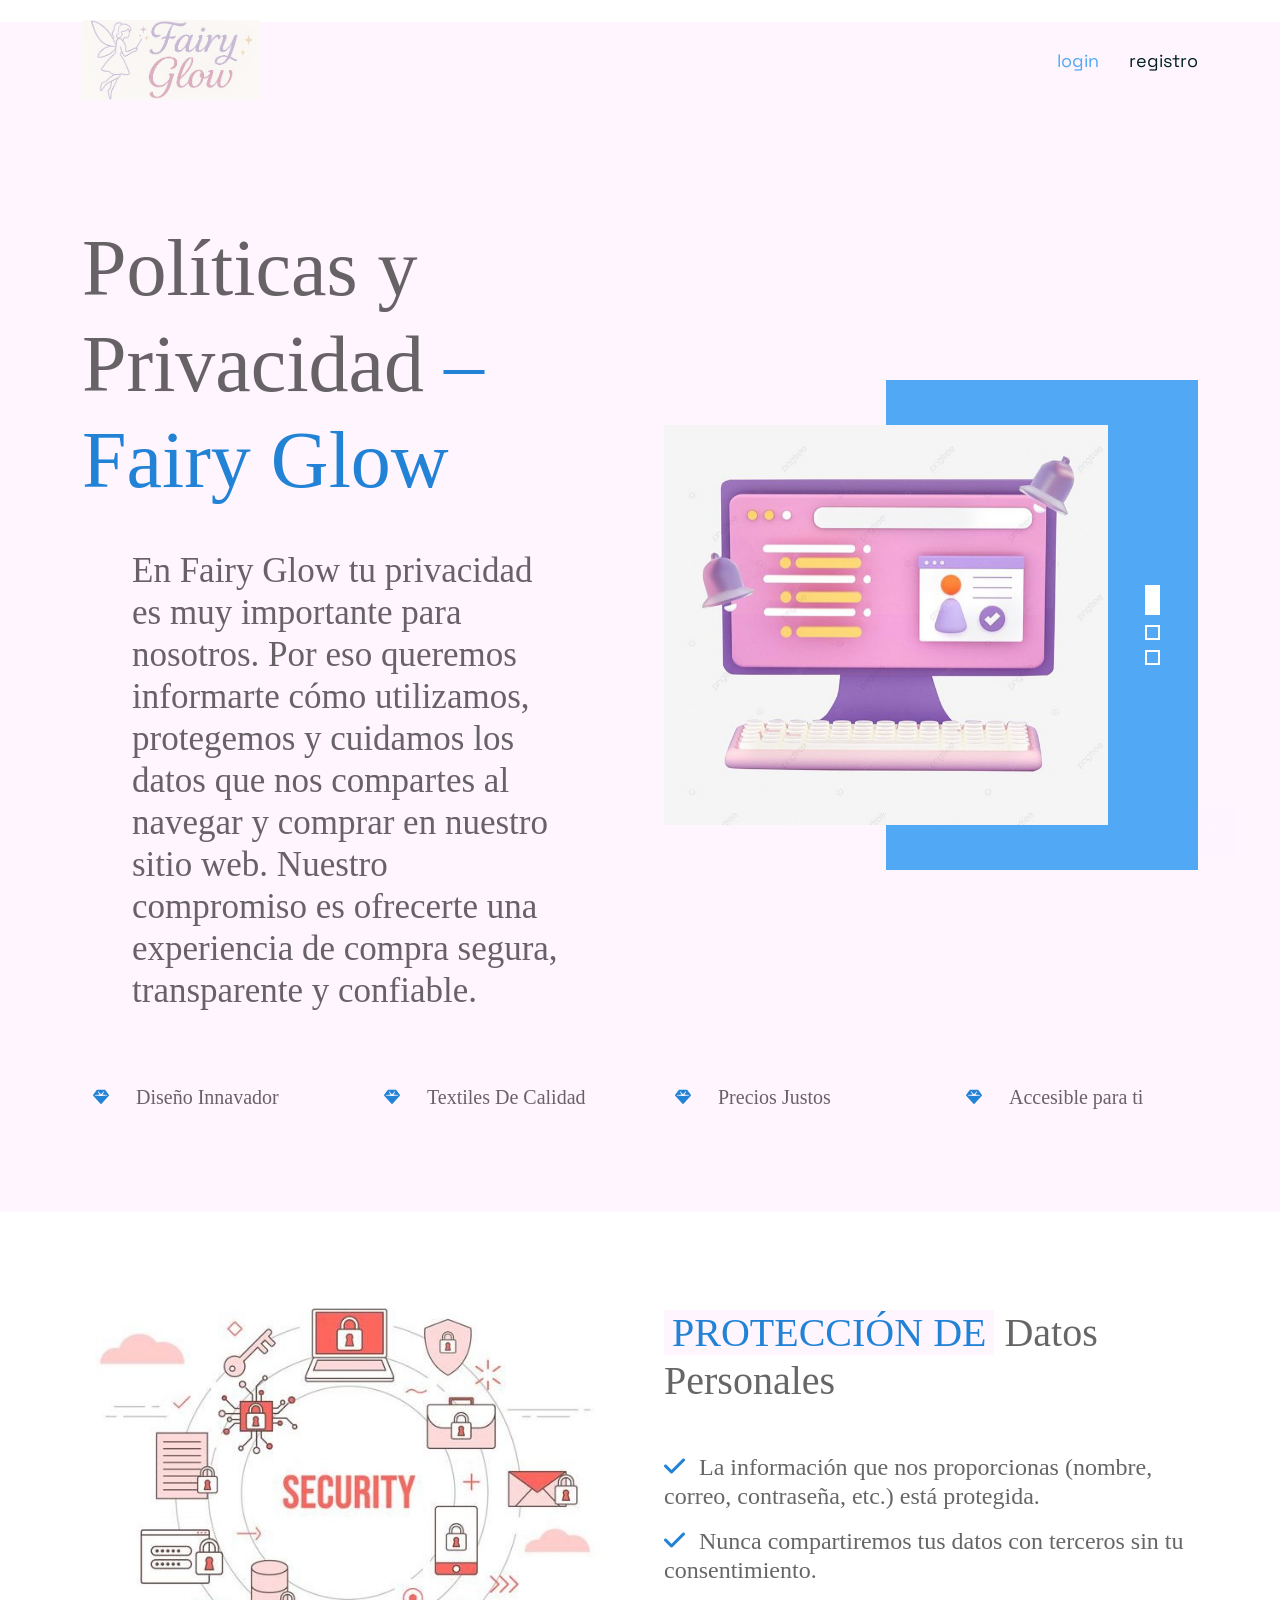
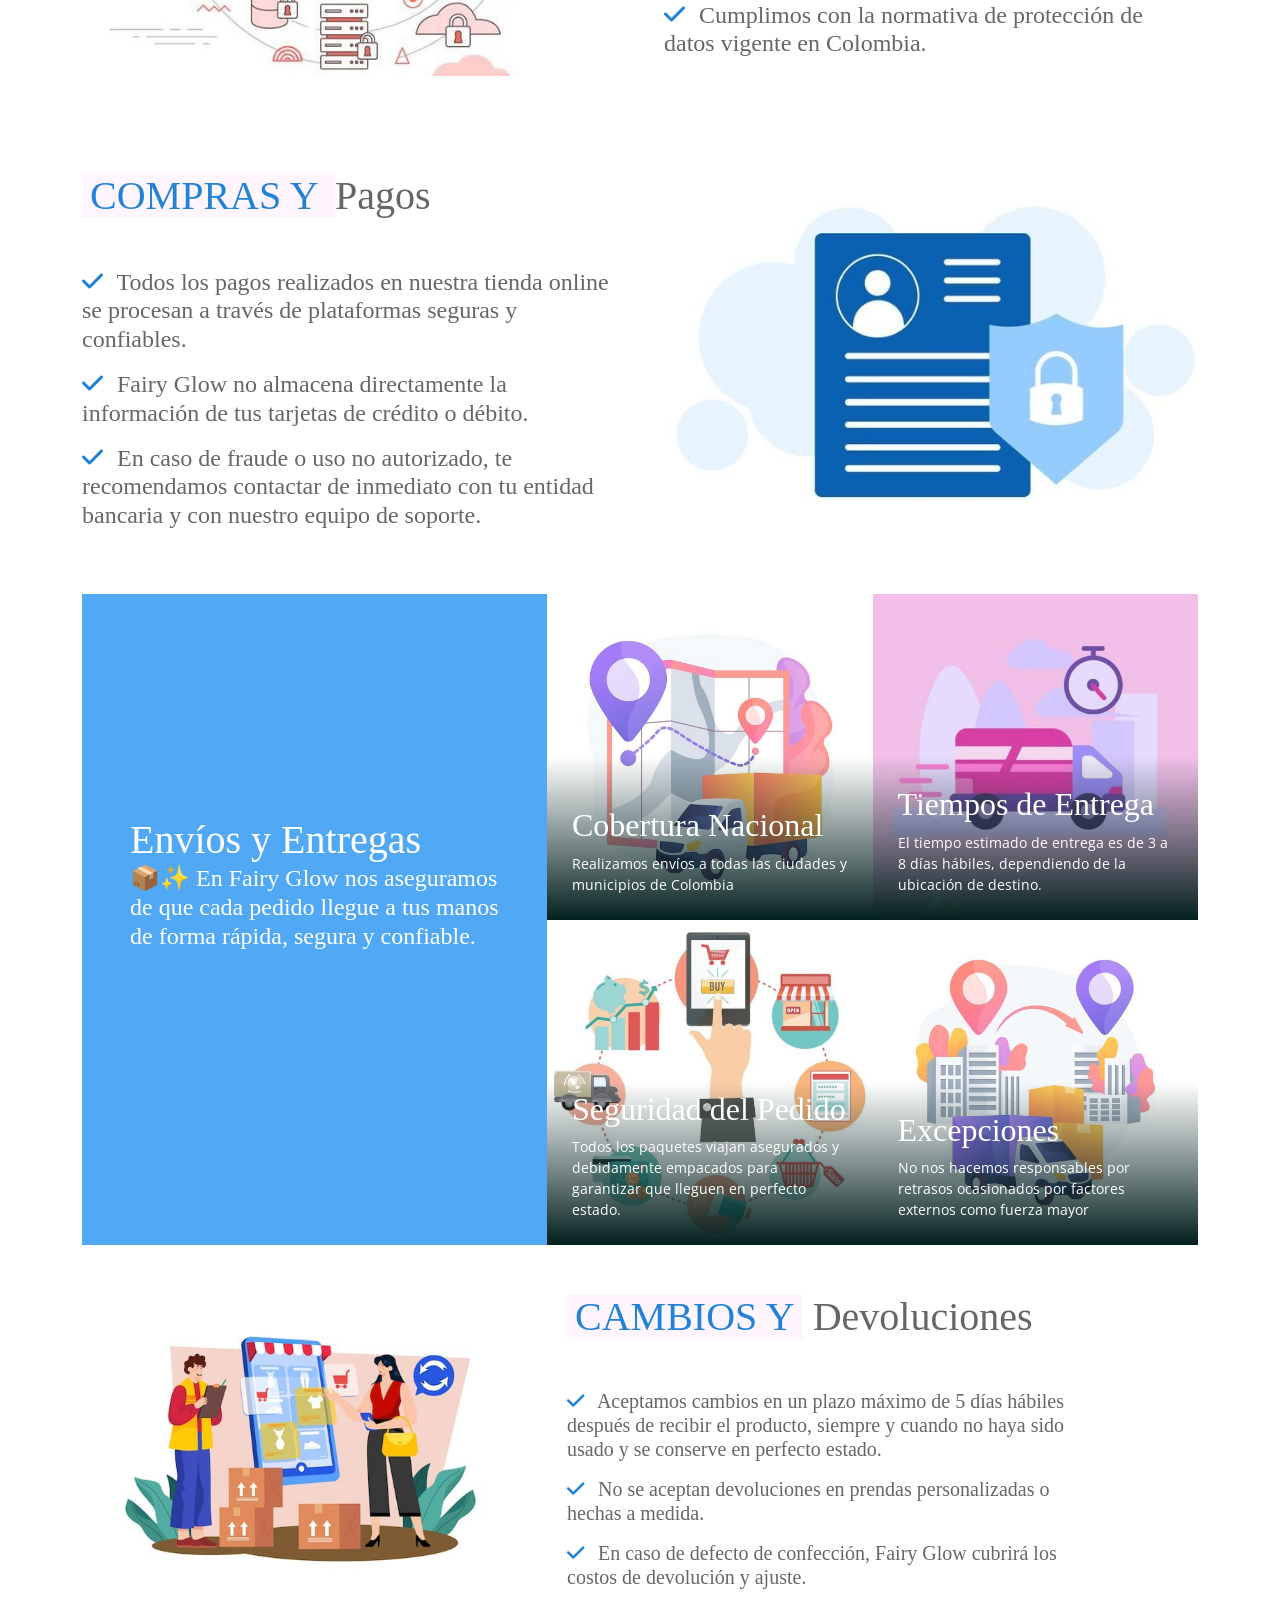
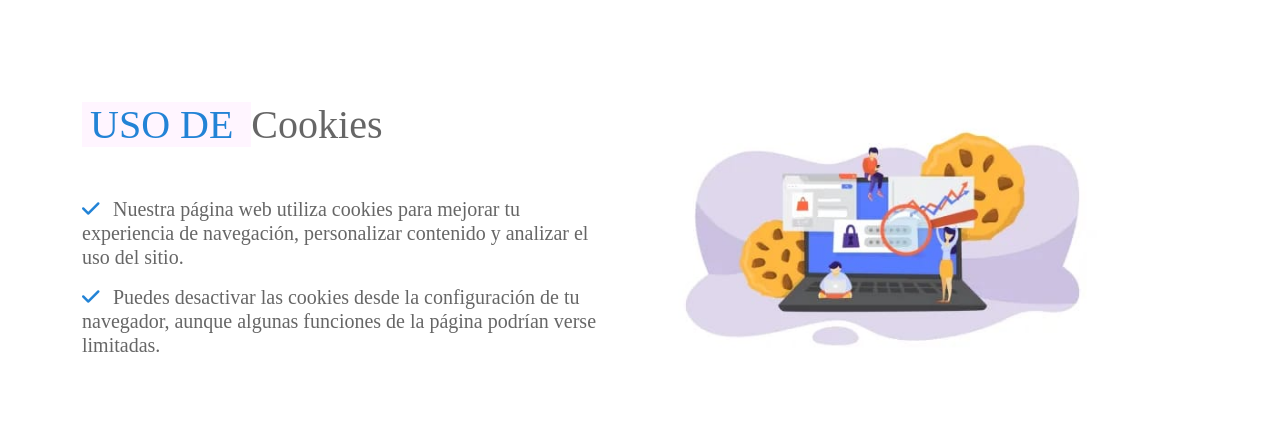
<file: FairyGlow_GitHub/privacy.html>
<!DOCTYPE html>
<html lang="en">

<head>
    <meta charset="utf-8">
    <title>Fairy Glow</title>
    <meta content="width=device-width, initial-scale=1.0" name="viewport">
    <meta content="" name="keywords">
    <meta content="" name="description">

    <!-- Favicon -->
    <link href="img/favicon.ico" rel="icon">

    <!-- Google Web Fonts -->
    <link rel="preconnect" href="https://fonts.googleapis.com">
    <link rel="preconnect" href="https://fonts.gstatic.com" crossorigin>
    <link href="https://fonts.googleapis.com/css2?family=Open+Sans&family=Space+Grotesk&display=swap" rel="stylesheet">

    <!-- Icon Font Stylesheet -->
    <link href="https://cdnjs.cloudflare.com/ajax/libs/font-awesome/5.10.0/css/all.min.css" rel="stylesheet">
    <link href="https://cdn.jsdelivr.net/npm/bootstrap-icons@1.4.1/font/bootstrap-icons.css" rel="stylesheet">

    <!-- Libraries Stylesheet -->
    <link href="./css/animate.min.css" rel="stylesheet">
    <link href="./css/owl.carousel.min.css" rel="stylesheet">

    <!-- Customized Bootstrap Stylesheet -->
    <link href="css/bootstrap.min.css" rel="stylesheet">

    <!-- Template Stylesheet -->
    <link href="css/style.css" rel="stylesheet">

    <!-- icon vestido -->
    <link href="https://cdnjs.cloudflare.com/ajax/libs/font-awesome/6.4.0/css/all.min.css" rel="stylesheet">
</head>

<body>
    <!-- Spinner Start -->
    <div id="spinner"
        class="show bg-white position-fixed translate-middle w-100 vh-100 top-50 start-50 d-flex align-items-center justify-content-center">
        <div class="spinner-grow text-primary" style="width: 3rem; height: 3rem;" role="status">
            <span class="sr-only">Loading...</span>
        </div>
    </div>
    <!-- Spinner End -->


    <!-- Navbar Start -->
    <div class="container-fluid sticky-top">
        <div class="container">
            <nav class="navbar navbar-expand-lg navbar-light border-bottom border-2 border-white">
                <a href="index.html" class="navbar-brand">
                    <img class="img" src="img/logo.png" alt="">


                </a>
                <button type="button" class="navbar-toggler ms-auto me-0" data-bs-toggle="collapse"
                    data-bs-target="#navbarCollapse">
                    <span class="navbar-toggler-icon"></span>
                </button>
                <div class="collapse navbar-collapse" id="navbarCollapse">
                    <div class="navbar-nav ms-auto">
                        <a href="login.html" class="nav-item nav-link active">login</a>
                        <a href="registro.html" class="nav-item nav-link">registro</a>

                        <div class="dropdown-menu bg-light mt-2">
                            <a href="feature.html" class="dropdown-item">Features</a>
                            <a href="team.html" class="dropdown-item">Our Team</a>
                            <a href="testimonial.html" class="dropdown-item">Testimonial</a>
                            <a href="404.html" class="dropdown-item">404 Page</a>
                        </div>
                    </div>
                </div>
        </div>
        </nav>
    </div>
    </div>
    <!-- Navbar End -->


    <!-- Hero Start -->
    <div class="container-fluid pb-5 hero-header bg-light mb-5">
        <div class="container py-5">
            <div class="row g-5 align-items-center mb-5">
                <div class="col-lg-6">
                    <h1 class="display-1 mb-4 animated slideInRight " style="font-size: 80px;">Políticas y Privacidad<span class="text-primary"> – Fairy Glow</span></h1>
                    <h5 class="d-inline-block border border-2 border-white py-3 px-5 mb-0 animated slideInRight" style="font-size: 35px;">
                        En Fairy Glow tu privacidad es muy importante para nosotros. Por eso queremos informarte cómo utilizamos, protegemos y cuidamos los datos que nos compartes al navegar y comprar en nuestro sitio web. Nuestro compromiso es ofrecerte una experiencia de compra segura, transparente y confiable.</h5>
                </div>
                <div class="col-lg-6">
                    <div class="owl-carousel header-carousel animated fadeIn">
                        <img class="img-fluid" src="img/f1_pp.jpeg" alt="">
                        <img class="img-fluid" src="img/f2_pp.jpeg" alt="">
                        <img class="img-fluid" src="img/f4_pp.jpeg" alt="">
                    </div>
                </div>
            </div>
            <div class="row g-5 animated fadeIn">
                <div class="col-md-6 col-lg-3">
                    <div class="d-flex align-items-center">
                        <div class="flex-shrink-0 btn-square border border-2 border-white me-3">
                            <i class="fa fa-gem text-primary"></i>
                        </div>
                        <h5 class="lh-base mb-0">Diseño Innavador</h5>
                    </div>
                </div>
                <div class="col-md-6 col-lg-3">
                    <div class="d-flex align-items-center">
                        <div class="flex-shrink-0 btn-square border border-2 border-white me-3">
                            <i class="fa fa-gem text-primary"></i>
                        </div>
                        <h5 class="lh-base mb-0">Textiles De Calidad</h5>
                    </div>
                </div>
                <div class="col-md-6 col-lg-3">
                    <div class="d-flex align-items-center">
                        <div class="flex-shrink-0 btn-square border border-2 border-white me-3">
                            <i class="fa fa-gem text-primary"></i>
                        </div>
                        <h5 class="lh-base mb-0">Precios Justos</h5>
                    </div>
                </div>
                <div class="col-md-6 col-lg-3">
                    <div class="d-flex align-items-center">
                        <div class="flex-shrink-0 btn-square border border-2 border-white me-3">
                            <i class="fa fa-gem text-primary"></i>
                        </div>
                        <h5 class="lh-base mb-0">Accesible para ti</h5>
                    </div>
                </div>
            </div>
        </div>
    </div>
    <!-- Hero End -->


    <!-- About Start -->
    <div class="container-fluid py-5">
        <div class="container">
            <div class="row g-5 align-items-center">

                <!-- Columna Izquierda: Imagen -->
                <div class="col-lg-6 wow fadeIn" data-wow-delay="0.1s">
                    <img class="img-fluid" src="img/f5_pp.jpeg" alt="Protección de Datos">
                </div>

                <!-- Columna Derecha: Texto -->
                <div class="col-lg-6 wow fadeIn" data-wow-delay="0.5s">
                    <h1 class="mb-5">
                        <span class="text-uppercase text-primary bg-light px-2">Protección de</span> Datos Personales
                    </h1>
                    <h4 class="mb-3"><i class="fa fa-check text-primary me-2"></i> La información que nos proporcionas (nombre, correo, contraseña, etc.) está protegida.</h4>
                    <h4 class="mb-3"><i class="fa fa-check text-primary me-2"></i> Nunca compartiremos tus datos con terceros sin tu consentimiento.</h4>
                    <h4 class="mb-3"><i class="fa fa-check text-primary me-2"></i> Cumplimos con la normativa de protección de datos vigente en Colombia.</h4>
                </div>

            </div>
        </div>
    </div>
    <!-- About End -->

    <div class="container-fluid py-5">
        <div class="container">
            <div class="row g-5 align-items-center">


                <div class="col-lg-6 wow fadeIn" data-wow-delay="0.5s">
                    <h1 class="mb-5">
                        <span class="text-uppercase text-primary bg-light px-2">Compras y </span> Pagos
                    </h1>
                    <h4 class="mb-3"><i class="fa fa-check text-primary me-2"></i> Todos los pagos realizados en nuestra tienda online se procesan a través de plataformas seguras y confiables.</h4>
                    <h4 class="mb-3"><i class="fa fa-check text-primary me-2"></i> Fairy Glow no almacena directamente la información de tus tarjetas de crédito o débito.</h4>
                    <h4 class="mb-3"><i class="fa fa-check text-primary me-2"></i> En caso de fraude o uso no autorizado, te recomendamos contactar de inmediato con tu entidad bancaria y con nuestro equipo de soporte.</h4>
                </div>


                <div class="col-lg-6 wow fadeIn" data-wow-delay="0.1s">
                    <img class="img-fluid" src="img/f6_pp.jpeg" alt="Protección de Datos">
                </div>



            </div>
        </div>
    </div>



    <!-- Feature End -->


    <!-- Project Start -->
    <div class="container-fluid mt-10">
        <div class="container mt-10">
            <div class="row g-0">
                <div class="col-lg-5 wow fadeIn" data-wow-delay="0.1s">
                    <div class="d-flex flex-column justify-content-center bg-primary h-100 p-5">
                        <h1 class="text-white mb-5">Envíos y Entregas <span>
                                <h4 class="text-white mb-4">📦✨ En Fairy Glow nos aseguramos de que cada pedido llegue a tus manos de forma rápida, segura y confiable.</h4>
                    </div>
                </div>
                <div class="col-lg-7">
                    <div class="row g-0">
                        <div class="col-md-6 col-lg-6 wow fadeIn" data-wow-delay="0.2s">
                            <div class="project-item position-relative overflow-hidden">
                                <img class="img-fluid w-100" src="img/f7_pp.jpeg" alt="">
                                <a class="project-overlay text-decoration-none" href="#!">
                                    <h2 class="text-white">Cobertura Nacional</h2>
                                    <small class="text-white">Realizamos envíos a todas las ciudades y municipios de Colombia</small>
                                </a>
                            </div>
                        </div>
                        <div class="col-md-6 col-lg-6 wow fadeIn" data-wow-delay="0.3s">
                            <div class="project-item position-relative overflow-hidden">
                                <img class="img-fluid w-100" src="img/f8_pp.jpg" alt="">
                                <a class="project-overlay text-decoration-none" href="#!">
                                    <h2 class="text-white">Tiempos de Entrega</h2>
                                    <small class="text-white">El tiempo estimado de entrega es de 3 a 8 días hábiles, dependiendo de la ubicación de destino.</small>
                                </a>
                            </div>
                        </div>
                        <div class="col-md-6 col-lg-6 wow fadeIn" data-wow-delay="0.5s">
                            <div class="project-item position-relative overflow-hidden">
                                <img class="img-fluid w-100" src="img/f9_pp.jpg" alt="">
                                <a class="project-overlay text-decoration-none" href="#!">
                                    <h2 class="text-white">Seguridad del Pedido</h2>
                                    <small class="text-white">Todos los paquetes viajan asegurados y debidamente empacados para garantizar que lleguen en perfecto estado.</small>

                                </a>
                            </div>
                        </div>
                        <div class="col-md-6 col-lg-6 wow fadeIn" data-wow-delay="0.6s">
                            <div class="project-item position-relative overflow-hidden">
                                <img class="img-fluid w-100" src="img/f10_pp.jpeg" alt="">
                                <a class="project-overlay text-decoration-none" href="#!">
                                    <h2 class="text-white">Excepciones</h2>
                                    <small class="text-white">No nos hacemos responsables por retrasos ocasionados por factores externos como fuerza mayor</small>

                                </a>
                            </div>
                        </div>
                    </div>
                </div>
            </div>
        </div>
    </div>



    <div class="container-fluid py-5">
        <div class="container">
            <div class="row g-5 align-items-center">

            <!-- Imagen -->
                <div class="col-lg-5 wow fadeIn" data-wow-delay="0.1s">
                    <img class="img-fluid" src="img/f11_pp.jpeg" alt="Protección de Datos">
                </div>

                <!-- Texto -->
                <div class="col-lg-6 wow fadeIn" data-wow-delay="0.5s">
                    <h1 class="mb-5">
                        <span class="text-uppercase text-primary bg-light px-2">Cambios y</span> Devoluciones
                    </h1>

                    <h5 class="mb-3">
                        <i class="fa fa-check text-primary me-2"></i>
                        Aceptamos cambios en un plazo máximo de 5 días hábiles después de recibir el producto, siempre y cuando no haya sido usado y se conserve en perfecto estado.
                    </h5>

                    <h5 class="mb-3">
                        <i class="fa fa-check text-primary me-2"></i>
                        No se aceptan devoluciones en prendas personalizadas o hechas a medida.
                    </h5>

                    <h5 class="mb-3">
                        <i class="fa fa-check text-primary me-2"></i>
                        En caso de defecto de confección, Fairy Glow cubrirá los costos de devolución y ajuste.
                    </h5>
                </div>

                

            </div>
        </div>
    </div>


    <div class="container-fluid py-5">
        <div class="container">
            <div class="row g-5 align-items-center">

                <!-- Texto -->
                <div class="col-lg-6 wow fadeIn" data-wow-delay="0.5s">
                    <h1 class="mb-5">
                        <span class="text-uppercase text-primary bg-light px-2">Uso de </span>Cookies
                    </h1>

                    <h5 class="mb-3">
                        <i class="fa fa-check text-primary me-2"></i>
                        Nuestra página web utiliza cookies para mejorar tu experiencia de navegación, personalizar contenido y analizar el uso del sitio.
                    </h5>

                    <h5 class="mb-3">
                        <i class="fa fa-check text-primary me-2"></i>
                        Puedes desactivar las cookies desde la configuración de tu navegador, aunque algunas funciones de la página podrían verse limitadas.
                    </h5>

                </div>

                <!-- Imagen -->
                <div class="col-lg-5 wow fadeIn" data-wow-delay="0.1s">
                    <img class="img-fluid" src="img/f12_pp.jpeg" alt="Protección de Datos">
                </div>

            </div>
        </div>
    </div>
    <!-- Footer End -->


    <!-- Back to Top -->
    <a href="#!" class="btn btn-lg btn-primary btn-lg-square back-to-top"><i class="bi bi-arrow-up"></i></a>


    <!-- JavaScript Libraries -->
    <script src="https://ajax.googleapis.com/ajax/libs/jquery/3.6.1/jquery.min.js"></script>
    <script src="https://cdn.jsdelivr.net/npm/bootstrap@5.0.0/dist/js/bootstrap.bundle.min.js"></script>
    <script src="./js/wow.min.js"></script>
    <script src="./js/easing.min.js"></script>
    <script src="./js/waypoints.min.js"></script>
    <script src="./js/owl.carousel.min.js"></script>

    <!-- Template Javascript -->
    <script src="./js/main.js"></script>
</body>

</html>
</file>
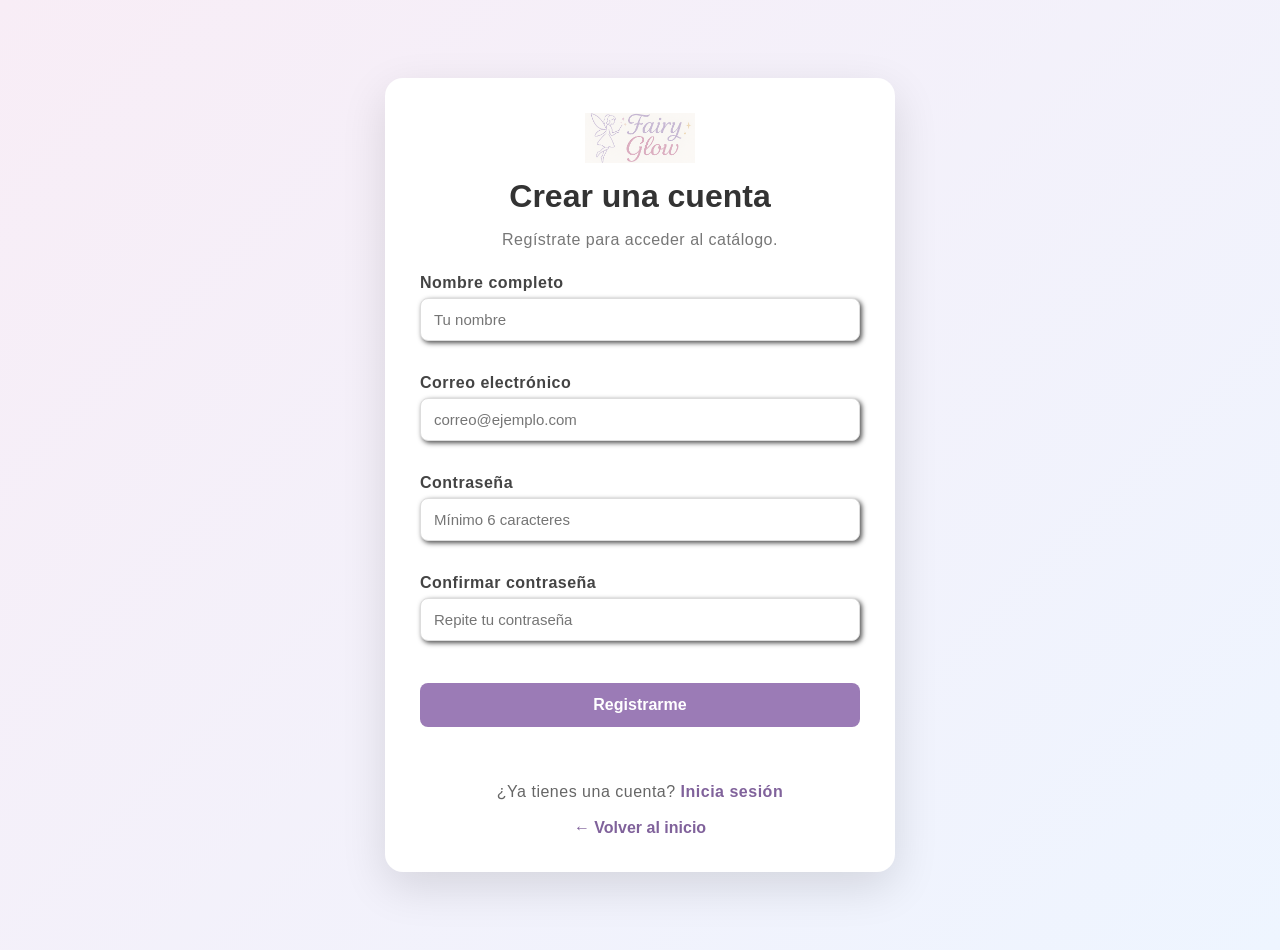
<file: FairyGlow_GitHub/registro.html>
<!DOCTYPE html>
<html lang="es">
<head>
<meta charset="UTF-8">
<meta name="viewport" content="width=device-width, initial-scale=1.0">
<title>Registrarse | Fairy Glow</title>
<link rel="stylesheet" href="css/registro.min.css">
<link rel="stylesheet" href="css/auth.css">
</head>
<body>
<div class="auth-page">
  <div class="auth-card">
    <a href="index.html"><img src="img/logo.png" class="auth-logo" alt="Fairy Glow"></a>
    <h1>Crear una cuenta</h1>
    <p class="subtitle">Regístrate para acceder al catálogo.</p>
    <form id="registerForm">
      <label for="registerName">Nombre completo</label>
      <input id="registerName" type="text" autocomplete="name" required placeholder="Tu nombre">
      <label for="registerEmail">Correo electrónico</label>
      <input id="registerEmail" type="email" autocomplete="email" required placeholder="correo@ejemplo.com">
      <label for="registerPassword">Contraseña</label>
      <input id="registerPassword" type="password" autocomplete="new-password" minlength="6" required placeholder="Mínimo 6 caracteres">
      <label for="registerConfirm">Confirmar contraseña</label>
      <input id="registerConfirm" type="password" autocomplete="new-password" minlength="6" required placeholder="Repite tu contraseña">
      <button type="submit" class="auth-button">Registrarme</button>
      <p id="registerMessage" class="message"></p>
    </form>
    <p class="switch">¿Ya tienes una cuenta? <a href="login.html">Inicia sesión</a></p>
    <a class="back-link" href="index.html">← Volver al inicio</a>
  </div>
</div>
<script src="js/auth.js"></script>
<script>
document.getElementById('registerForm').addEventListener('submit', async (e) => {
  e.preventDefault();
  const msg = document.getElementById('registerMessage');
  const name = document.getElementById('registerName').value.trim();
  const email = document.getElementById('registerEmail').value.trim().toLowerCase();
  const password = document.getElementById('registerPassword').value;
  const confirm = document.getElementById('registerConfirm').value;
  if (password !== confirm) {
    msg.textContent = 'Las contraseñas no coinciden.';
    msg.className = 'message error';
    return;
  }
  const result = await registerUser(name, email, password);
  msg.textContent = result.message;
  msg.className = 'message ' + (result.ok ? 'success' : 'error');
  if (result.ok) setTimeout(() => location.href = 'login.html', 800);
});
</script>
</body>
</html>
</file>
<file: style.css>
/* ============================================================
   WEB PROFILE TEMPLATE - STYLES
   UniEspinal · Técnico Profesional en Programación Web

   You do not need to change this file to complete the assignment.
   Change it only if you want a different look.
   The colours are defined once, at the top. Change them there.
   ============================================================ */

@import url('https://fonts.googleapis.com/css2?family=Righteous&family=Work+Sans:ital,wght@0,100..900;1,100..900&display=swap');

:root {
  --color-fondo:        #1e2326;
  --color-fondo-alt:    #252a2e;
  --color-fondo-oscuro: #131517;
  --color-acento:       #1cb698;
  --color-texto:        #ffffff;
  --color-texto-suave:  #b9c2c6;

  --fuente-titulo: 'Righteous', cursive;
  --fuente-texto:  'Work Sans', sans-serif;

  --ancho-max: 1100px;
}

* {
  box-sizing: border-box;
  font-family: var(--fuente-texto);
  margin: 0;
  padding: 0;
}

html {
  scroll-behavior: smooth;
  scroll-padding-top: 80px;
}

body {
  background-color: var(--color-fondo);
  color: var(--color-texto);
}

a { color: inherit; }

:focus-visible {
  outline: 3px solid var(--color-acento);
  outline-offset: 3px;
}

/* ---------- HEADER ---------- */
.contenedor-header {
  background: var(--color-fondo);
  position: fixed;
  width: 100%;
  top: 0;
  left: 0;
  z-index: 99;
}

.contenedor-header header {
  max-width: var(--ancho-max);
  margin: auto;
  display: flex;
  justify-content: space-between;
  align-items: center;
  padding: 15px 20px;
}

.contenedor-header header .logo a {
  font-family: var(--fuente-titulo);
  font-size: 32px;
  color: var(--color-acento);
  text-decoration: none;
}

.contenedor-header header ul {
  display: flex;
  list-style: none;
}

.contenedor-header header nav ul li a {
  color: var(--color-texto);
  margin: 0 14px;
  padding: 3px;
  font-size: 14px;
  letter-spacing: .5px;
  transition: color .3s;
  text-decoration: none;
}

.contenedor-header header nav ul li a:hover { color: var(--color-acento); }

.acciones-header {
  display: flex;
  align-items: center;
  gap: 12px;
}

/* ---------- LANGUAGE SWITCHER ---------- */
.btn-idioma {
  cursor: pointer;
  background: transparent;
  border: 1.5px solid var(--color-acento);
  color: var(--color-texto);
  border-radius: 20px;
  padding: 6px 14px;
  font-size: 13px;
  font-weight: 600;
  letter-spacing: 1px;
  transition: background-color .3s;
}

.btn-idioma:hover { background-color: rgba(28, 182, 152, .15); }
.btn-idioma .idioma-activo   { color: var(--color-acento); }
.btn-idioma .idioma-inactivo { color: var(--color-texto-suave); }
.btn-idioma .idioma-sep      { margin: 0 4px; color: var(--color-texto-suave); }

.nav-responsive {
  background-color: var(--color-acento);
  color: var(--color-texto);
  border: none;
  padding: 8px 12px;
  border-radius: 5px;
  cursor: pointer;
  font-size: 16px;
  display: none;
}

/* ---------- HERO ---------- */
.inicio {
  background: linear-gradient(to top, rgba(30,35,38,.85), rgba(30,35,38,1));
  min-height: 100vh;
  display: flex;
  align-items: center;
  padding: 100px 20px 60px;
}

.inicio .contenido-banner {
  padding: 30px 25px;
  background-color: var(--color-fondo-alt);
  max-width: 360px;
  margin: auto;
  text-align: center;
  border-radius: 30px;
}

.inicio .contenedor-img img {
  width: 180px;
  height: 180px;
  object-fit: cover;
  border-radius: 50%;
  border: 8px solid var(--color-acento);
  display: block;
  margin: 0 auto 20px;
}

.inicio .contenido-banner h1 {
  font-size: 30px;
  font-family: var(--fuente-titulo);
  line-height: 1.2;
}

.inicio .contenido-banner h2 {
  font-size: 15px;
  font-weight: 400;
  color: var(--color-texto-suave);
  margin-top: 10px;
}

.inicio .redes a,
footer .redes a {
  color: var(--color-texto);
  display: inline-block;
  text-decoration: none;
  border: 1px solid var(--color-texto);
  border-radius: 50%;
  width: 42px;
  height: 42px;
  line-height: 40px;
  margin: 25px 5px 5px;
  font-size: 18px;
  transition: background-color .3s, border-color .3s;
}

.inicio .redes a:hover { background-color: var(--color-acento); border-color: var(--color-acento); }

/* ---------- SHARED SECTION LAYOUT ---------- */
.sobremi,
.skills,
.curriculum,
.portfolio,
.contacto { padding: 60px 20px; }

.sobremi,
.curriculum { background-color: var(--color-fondo); }

.skills,
.portfolio { background-color: var(--color-fondo-alt); }

.contacto  { background-color: var(--color-fondo-oscuro); }

.contenido-seccion {
  max-width: var(--ancho-max);
  margin: auto;
}

.sobremi h2,
.skills h2,
.curriculum h2,
.portfolio h2,
.contacto h2 {
  font-size: 42px;
  font-family: var(--fuente-titulo);
  text-align: center;
  padding: 10px 0 30px;
}

.fila { display: flex; gap: 30px; }
.fila .col { width: 50%; }

.fila .col h3 {
  font-size: 24px;
  font-family: var(--fuente-titulo);
  margin-bottom: 22px;
}

/* ---------- ABOUT ---------- */
.sobremi > .contenido-seccion > p {
  font-size: 17px;
  line-height: 26px;
  margin-bottom: 35px;
  color: var(--color-texto-suave);
  max-width: 800px;
}

.datos { list-style: none; }
.datos li { margin: 12px 0; font-size: 15px; }

.datos li strong {
  display: inline-block;
  color: var(--color-acento);
  width: 130px;
}

.datos li .destacado {
  background-color: var(--color-acento);
  padding: 3px 8px;
  font-weight: 600;
  border-radius: 5px;
}

.contenedor-intereses { display: flex; flex-wrap: wrap; gap: 15px; }

.interes {
  width: 100px;
  height: 100px;
  background-color: var(--color-fondo-alt);
  border-radius: 10px;
  display: flex;
  flex-direction: column;
  align-items: center;
  justify-content: center;
  text-align: center;
  font-size: 12px;
  transition: background-color .3s;
}

.interes:hover { background-color: var(--color-acento); }
.interes i { font-size: 26px; margin-bottom: 8px; }

/* ---------- SKILLS ---------- */
.skills .fila .col { padding: 0 10px; }

.skill { margin-bottom: 26px; }

.skill .skill-nombre {
  font-weight: 600;
  display: block;
  margin-bottom: 10px;
  font-size: 15px;
}

.barra-skill {
  height: 8px;
  width: 90%;
  background-color: var(--color-fondo-oscuro);
  position: relative;
  border-radius: 4px;
}

/* The width is set by script.js from the data-percent attribute. */
.progreso {
  background-color: var(--color-acento);
  position: absolute;
  top: 0;
  left: 0;
  height: 8px;
  width: 0;
  border-radius: 4px;
  transition: width 1.6s ease-out;
}

.progreso span {
  position: absolute;
  height: 38px;
  width: 38px;
  background-color: var(--color-acento);
  border-radius: 50%;
  line-height: 38px;
  text-align: center;
  top: -15px;
  right: -14px;
  font-size: 13px;
  font-weight: 600;
}

/* ---------- RESUME ---------- */
.curriculum .fila { justify-content: space-between; }
.curriculum .fila .col { width: 49%; }

.curriculum .fila .izquierda { border-right: 2px solid var(--color-fondo-alt); }
.curriculum .fila .derecha   { border-left:  2px solid var(--color-fondo-alt); }

.curriculum .item {
  padding: 22px;
  margin-bottom: 28px;
  background-color: var(--color-fondo-alt);
  position: relative;
  border-radius: 6px;
}

.curriculum .item h4 { font-size: 18px; margin-bottom: 8px; }

.curriculum .item .casa {
  color: var(--color-acento);
  font-size: 17px;
  font-weight: 700;
  display: block;
}

.curriculum .item .fecha {
  display: block;
  color: var(--color-acento);
  font-size: 14px;
  margin-bottom: 10px;
}

.curriculum .item p { line-height: 23px; color: var(--color-texto-suave); font-size: 15px; }

.curriculum .izq { border-right: 2px solid var(--color-acento); margin-right: 20px; }
.curriculum .der { border-left:  2px solid var(--color-acento); margin-left: 20px; }

.curriculum .conectori,
.curriculum .conectord {
  height: 2px;
  background-color: var(--color-acento);
  width: 42px;
  position: absolute;
  top: 50%;
}

.curriculum .conectori { right: -42px; }
.curriculum .conectord { left: -42px; }

.circuloi, .circulod {
  display: block;
  height: 10px;
  width: 10px;
  border-radius: 50%;
  background-color: var(--color-acento);
  position: relative;
  bottom: 4px;
}

.circuloi { float: right; }
.circulod { float: left; }


/* ---------- PORTFOLIO ---------- */

.galeria {
    display: grid;
    grid-template-columns: repeat(3, minmax(0, 1fr));
    gap: 20px;
    margin-top: 20px;
}

/* Tarjetas de los proyectos */
.proyecto {
    position: relative;
    display: block;
    overflow: hidden;
    border-radius: 12px;
    aspect-ratio: 16 / 9;
    min-height: 280px;

    background-color: var(--color-fondo-oscuro);
    background-position: center;
    background-repeat: no-repeat;
    background-size: cover;

    text-decoration: none;
    border: 1px solid rgba(255, 255, 255, 0.08);

    transition: transform 0.3s ease, box-shadow 0.3s ease;
}

/* Ocultar las imágenes inicialmente */
.proyecto.restaurante {
    background-image: none;
}

.proyecto.fairyglow {
    background-image: none;
}

.proyecto.quizmaster {
    background-image: none;
}

/* Mostrar las imágenes únicamente al pasar el cursor */
.proyecto.restaurante:hover,
.proyecto.restaurante:focus-visible {
    background-image: url("./images/restaurante.png");
}

.proyecto.fairyglow:hover,
.proyecto.fairyglow:focus-visible {
    background-image: url("./images/Fairy Glow.png");
}

.proyecto.quizmaster:hover,
.proyecto.quizmaster:focus-visible {
    background-image: url("./images/QuizMaster.png");
}

/* Efecto al pasar el cursor */
.proyecto:hover,
.proyecto:focus-visible {
    transform: translateY(-6px);
    box-shadow: 0 12px 25px rgba(0, 0, 0, 0.35);
    outline-offset: 3px;
}

/* Capa de texto: siempre visible */
.proyecto .overlay {
    position: absolute;
    inset: 0;
    text-align: center;

    background: transparent;

    display: flex;
    flex-direction: column;
    justify-content: flex-end;
    align-items: center;

    padding: 25px;
    font-size: 15px;
    letter-spacing: 0.3px;

    opacity: 1;
    transition: background 0.35s ease;
}

/* Degradado para facilitar la lectura sobre la imagen */
.proyecto:hover .overlay,
.proyecto:focus-visible .overlay {
    background: linear-gradient(
        to top,
        rgba(19, 21, 23, 0.95),
        rgba(19, 21, 23, 0.20)
    );
}

/* Título */
.proyecto .overlay h3 {
    color: var(--color-acento);
    font-family: var(--fuente-titulo);
    font-size: 22px;
    margin-bottom: 10px;
}

/* Descripción */
.proyecto .overlay p {
    color: var(--color-texto);
    font-size: 14px;
    line-height: 1.6;
    max-width: 300px;
    margin-bottom: 0;
}

/* Adaptación para pantallas medianas */
@media (max-width: 900px) {
    .galeria {
        grid-template-columns: repeat(2, minmax(0, 1fr));
    }
}

/* Adaptación para celulares */
@media (max-width: 600px) {
    .galeria {
        grid-template-columns: 1fr;
    }

    .proyecto {
        min-height: 250px;
    }
}


/* ---------- CONTACT ---------- */
.contacto-intro {
  text-align: center;
  color: var(--color-texto-suave);
  max-width: 600px;
  margin: 0 auto 40px;
  line-height: 25px;
}

.tarjetas-contacto {
  display: grid;
  grid-template-columns: repeat(auto-fit, minmax(240px, 1fr));
  gap: 20px;
}

.tarjeta {
  background-color: var(--color-fondo-alt);
  padding: 30px 20px;
  border-radius: 10px;
  text-align: center;
  text-decoration: none;
  transition: transform .3s, background-color .3s;
}

.tarjeta:hover { transform: translateY(-5px); background-color: #2c3237; }
.tarjeta i { font-size: 28px; color: var(--color-acento); display: block; margin-bottom: 14px; }
.tarjeta strong { display: block; margin-bottom: 6px; font-size: 16px; }
.tarjeta span { font-size: 14px; color: var(--color-texto-suave); word-break: break-word; }

/* ---------- FOOTER ---------- */
footer {
  background-color: var(--color-fondo-alt);
  padding: 55px 20px 35px;
  text-align: center;
  position: relative;
}

footer .arriba {
  display: block;
  width: 50px;
  height: 50px;
  background-color: var(--color-acento);
  color: var(--color-texto);
  position: absolute;
  left: 50%;
  transform: translateX(-50%);
  top: -25px;
  border-radius: 50%;
  line-height: 50px;
  font-size: 18px;
  text-decoration: none;
}

.footer-nota { color: var(--color-texto-suave); font-size: 14px; }

/* ---------- RESPONSIVE ---------- */
@media screen and (max-width: 980px) {
  nav { display: none; }
  nav.responsive { display: block; }

  .nav-responsive { display: block; }

  nav.responsive {
    position: absolute;
    right: 0;
    top: 72px;
    background-color: var(--color-fondo-alt);
    width: 200px;
  }

  nav.responsive ul { display: block !important; }

  nav.responsive ul li {
    border-bottom: 1px solid rgba(255,255,255,.15);
    padding: 12px 0;
  }
}

@media screen and (max-width: 760px) {
  .fila { display: block; }
  .fila .col { width: 100%; margin-bottom: 35px; }

  .barra-skill { width: 100%; }

  .curriculum .fila .col { width: 100%; }
  .curriculum .fila .izquierda,
  .curriculum .fila .derecha { border: none; }
  .curriculum .izq, .curriculum .der { margin: 0; }
  .curriculum .conectori, .curriculum .conectord { display: none; }

  .sobremi h2, .skills h2, .curriculum h2,
  .portfolio h2, .contacto h2 { font-size: 32px; }

  .proyecto .overlay { opacity: 1; background: rgba(28,182,152,.75); }
}

/* ---------- ACCESSIBILITY ---------- */
@media (prefers-reduced-motion: reduce) {
  html { scroll-behavior: auto; }
  * { transition-duration: .01ms !important; animation-duration: .01ms !important; }
}
</file>
<file: FairyGlow_GitHub/css/style.css>
/********** Template CSS **********/

/*** Spinner ***/
#spinner {
    opacity: 0;
    visibility: none;
    transition: opacity .5s ease-out, visibility 0s linear .5s;
    z-index: 99999;
}

#spinner.show {
    transition: opacity .5s ease-out, visibility 0s linear 0s;
    visibility: visible;
    opacity: 1;
}

.back-to-top {
    position: fixed;
    display: none;
    right: 45px;
    bottom: 45px;
    z-index: 99;
}

/*** Button ***/
.btn {
    transition: .5s;
}

.btn-square {
    width: 38px;
    height: 38px;
}

.btn-sm-square {
    width: 32px;
    height: 32px;
}

.btn-lg-square {
    width: 48px;
    height: 48px;
}

.btn-square,
.btn-sm-square,
.btn-lg-square {
    padding: 0;
    display: flex;
    align-items: center;
    justify-content: center;
    font-weight: normal;
}


/*** Navbar ***/
.sticky-top {
    top: -150px;
    transition: .5s;
}

.navbar {
    padding: 15px 0;
    font-family: "Space Grotesk", sans-serif;
    font-size: 18px;
}

.navbar .navbar-nav .nav-link {
    margin-left: 30px;
    padding: 0;
    outline: none;
    color: var(--bs-dark);
}

.navbar .navbar-nav .nav-link:hover,
.navbar .navbar-nav .nav-link.active {
    color: var(--bs-primary)
}

.navbar .dropdown-toggle::after {
    border: none;
    content: "\f107";
    font-family: "Font Awesome 5 Free";
    font-weight: 900;
    vertical-align: middle;
    margin-left: 8px;
}

.navbar .dropdown-menu .dropdown-item:hover,
.navbar .dropdown-menu .dropdown-item.active {
    color: var(--bs-white);
    background: var(--bs-primary);
}

@media (max-width: 991.98px) {
    .navbar .navbar-nav .nav-link  {
        margin-left: 0;
        padding: 10px 0;
    }
}

@media (min-width: 992px) {
    .navbar .nav-item .dropdown-menu {
        display: block;
        border: none;
        margin-top: 0;
        top: 150%;
        opacity: 0;
        visibility: hidden;
        transition: .5s;
    }

    .navbar .nav-item:hover .dropdown-menu {
        top: 100%;
        visibility: visible;
        transition: .5s;
        opacity: 1;
    }
}


/*** Hero Header ***/
.hero-header {
    margin-top: -100px;
    padding-top: 150px;
    background:rgb(131, 16, 16);
    background-size: cover;
}

.hero-header .breadcrumb-item+.breadcrumb-item::before {
    color: var(--light);
}

.header-carousel {
    position: relative;
    padding: 45px 90px 45px 0;
}

.header-carousel::before {
    position: absolute;
    content: "";
    top: 0;
    right: 0;
    width: calc(50% + 45px);
    height: 100%;
    background: var(--bs-primary);
    z-index: -1;
}

.header-carousel .owl-dots {
    position: absolute;
    top: 50%;
    right: 38px;
    transform: translateY(-50%);
    display: flex;
    flex-direction: column;
    align-items: center;
    justify-content: center;
}

.header-carousel .owl-dot {
    position: relative;
    display: inline-block;
    margin: 5px 0;
    width: 15px;
    height: 15px;
    border: 2px solid var(--bs-white);
    transition: .5s;
}

.header-carousel .owl-dot.active {
    height: 30px;
    background: var(--bs-white);
}


/*** About ***/
.about-img {
    position: relative;
    overflow: hidden;
}

.about-img::after {
    position: absolute;
    content: "";
    width: 100%;
    height: 100%;
    top: 0;
    left: 0;
    background: url(../img/bg-about-img.png) top left no-repeat;
    background-size: contain;
}


/*** Project ***/
.project-item img {
    transition: .5s;
}
  
.project-item:hover img {
    transform: scale(1.2);
}
  
.project-overlay {
    position: absolute;
    padding: 25px;
    width: 100%;
    height: 100%;
    top: 0;
    left: 0;
    display: flex;
    flex-direction: column;
    align-items: flex-start;
    justify-content: flex-end;
    background: linear-gradient(rgba(255, 255, 255, .1) 50%, var(--bs-dark));
    z-index: 1;
}


/*** Service ***/
.service-item {
    position: relative;
    padding: 30px 25px;
    transition: .5s;
}

.service-item.bg-primary:hover {
    background: var(--bs-light) !important;
}

.service-item.bg-primary p {
    color: var(--bs-light);
    transition: .5s;
}

.service-item.bg-primary:hover p {
    color: var(--bs-secondary);
}

.service-item.bg-light:hover {
    background: var(--bs-primary) !important;
}

.service-item.bg-light p {
    color: var(--bs-secondary);
    transition: .5s;
}

.service-item.bg-light:hover p {
    color: var(--bs-light);
}


.service-item .service-img h3 {
    position: absolute;
    top: 0;
    left: 0;
    padding: 0 12px 7px 0;
}

.service-item.bg-primary .service-img h3 {
    background: var(--bs-primary);
    color: var(--bs-white);
    transition: .5s;
}

.service-item.bg-primary:hover .service-img h3 {
    background: var(--bs-light);
    color: var(--bs-dark);
}

.service-item.bg-light .service-img h3 {
    background: var(--bs-light);
    color: var(--bs-dark);
    transition: .5s;
}

.service-item.bg-light:hover .service-img h3 {
    background: var(--bs-primary);
    color: var(--bs-white);
}


/*** Our Team ***/
.team-item img {
    transition: .5s;
}
  
.team-item:hover img {
    transform: scale(1.2);
}
  
.team-overlay {
    position: absolute;
    padding: 30px;
    width: 100%;
    height: 100%;
    top: 0;
    left: 0;
    display: flex;
    flex-direction: column;
    align-items: flex-start;
    justify-content: flex-end;
    background: linear-gradient(rgba(255, 255, 255, .1) 50%, var(--bs-dark));
    z-index: 1;
}

.team-overlay small {
    display: inline-block;
    padding: 3px 15px;
    color: var(--bs-white);
    background: var(--bs-primary);
}


/*** Testimonial ***/
.testimonial-img {
    position: relative;
    padding: 45px 0 45px 90px;
}

.testimonial-img::before {
    position: absolute;
    content: "";
    top: 0;
    left: 0;
    width: calc(50% + 45px);
    height: 100%;
    background: var(--bs-primary);
    z-index: -1;
}

.testimonial-text h5 {
    position: relative;
    padding-left: 45px;
}

.testimonial-text h5::before {
    position: absolute;
    content: "";
    top: 50%;
    left: 0;
    transform: translateY(-50%);
    width: 40px;
    height: 2px;
    background: var(--bs-primary);
}

.testimonial-carousel .owl-dots {
    position: absolute;
    height: 17px;
    bottom: 0;
    right: 0;
    left: auto;
}

.testimonial-carousel .owl-dot {
    position: relative;
    display: inline-block;
    margin-left: 10px;
    width: 15px;
    height: 15px;
    background: var(--bs-white);
    border: 2px solid var(--bs-primary);
    transition: .5s;
}

.testimonial-carousel .owl-dot.active {
    width: 30px;
    background: var(--bs-primary);
}

@media (max-width: 768px) {
    .testimonial-carousel .owl-dots {
        left: 0;
        right: auto;
    }

    .testimonial-carousel .owl-dot {
        margin-right: 10px;
        margin-left: 0;
    }
}


/*** Newsletter ***/
.newsletter {
    background: url(../img/hero-bg.jpg) bottom right no-repeat;
    background-size: cover;
}

@media (min-width: 992px) {
    .newsletter .container {
        max-width: 100% !important;
    }

    .newsletter .newsletter-text  {
        padding-right: calc(((100% - 960px) / 2) + .75rem);
    }
}

@media (min-width: 1200px) {
    .newsletter .newsletter-text  {
        padding-right: calc(((100% - 1140px) / 2) + .75rem);
    }
}

@media (min-width: 1400px) {
    .newsletter .newsletter-text  {
        padding-right: calc(((100% - 1320px) / 2) + .75rem);
    }
}


/*** Footer ***/
.footer .btn.btn-link {
    display: block;
    margin-bottom: 10px;
    padding: 0;
    text-align: left;
    color: rgba(255, 255, 255, 0.974);
    font-weight: normal;
    transition: .3s;
}

.footer .btn.btn-link:hover {
    color: var(--bs-white);
    letter-spacing: 1px;
    box-shadow: none;
}

.footer .btn.btn-link::before {
    position: relative;
    content: "\f105";
    font-family: "Font Awesome 5 Free";
    font-weight: 900;
    margin-right: 10px;
}

.footer .copyright {
    padding: 25px 0;
    font-size: 14px;
    border-top: 1px solid rgba(256, 256, 256, .1);
}

.footer .copyright a {
    color: rgba(255,255,255,.5);
}

.footer .copyright a:hover {
    color: var(--bs-white);
}

.footer .footer-menu a {
    margin-right: 15px;
    padding-right: 15px;
    border-right: 1px solid rgba(255, 255, 255, .1);
}

.footer .footer-menu a:last-child {
    margin-right: 0;
    padding-right: 0;
    border-right: none;
}
.navbar-brand img {
    max-height: 80px; /* cambia el valor a tu gusto */
    width: auto;      /* mantiene la proporción */
}
</file>
<file: proyecto-restaurante/style.css>
* {
    box-sizing: border-box;
    margin: 0;
    padding: 0;
    font-family: Arial, sans-serif;
}

body {
    background: #faf7f2;
    color: #2d211d;
}

button,
input,
select {
    font: inherit;
}

button {
    cursor: pointer;
    border: none;
}

.hidden {
    display: none !important;
}

#authSection {
    min-height: 100vh;
    background: linear-gradient(135deg, #3b0d0d, #741f1f);
    display: flex;
    justify-content: center;
    align-items: center;
    padding: 25px;
}

.auth-container {
    width: 100%;
    max-width: 430px;
}

.auth-brand {
    text-align: center;
    color: white;
    margin-bottom: 25px;
}

.brand-icon {
    font-size: 55px;
}

.auth-brand h1 {
    font-size: 42px;
    margin-top: 5px;
}

.auth-brand p {
    color: #e8bd6d;
    letter-spacing: 4px;
}

.auth-box {
    background: white;
    padding: 35px;
    border-radius: 20px;
    box-shadow: 0 20px 50px rgba(0,0,0,.25);
}

.auth-box h2 {
    font-size: 28px;
    margin-bottom: 8px;
}

.auth-text {
    color: #777;
    margin-bottom: 25px;
}

.auth-box input {
    width: 100%;
    padding: 15px;
    margin-bottom: 14px;
    border: 1px solid #ddd;
    border-radius: 10px;
    outline: none;
}

.auth-box input:focus {
    border-color: #8d2424;
}

.main-btn {
    width: 100%;
    padding: 15px;
    background: #8d2424;
    color: white;
    border-radius: 10px;
    font-weight: bold;
    transition: .2s;
}

.main-btn:hover {
    background: #671919;
}

.switch-text {
    text-align: center;
    margin-top: 20px;
    color: #777;
}

.link-btn {
    background: transparent;
    color: #8d2424;
    font-weight: bold;
}

header {
    height: 75px;
    background: white;
    border-bottom: 1px solid #eee;
    display: flex;
    align-items: center;
    justify-content: space-between;
    padding: 0 6%;
    position: sticky;
    top: 0;
    z-index: 20;
}

.logo {
    display: flex;
    align-items: center;
    gap: 10px;
}

.logo > span {
    font-size: 30px;
}

.logo strong {
    display: block;
    font-size: 21px;
    color: #741f1f;
}

.logo small {
    color: #a67c35;
    letter-spacing: 2px;
}

nav {
    display: flex;
    gap: 8px;
}

.nav-btn {
    background: transparent;
    padding: 10px 15px;
    color: #665854;
    border-radius: 8px;
}

.nav-btn:hover {
    color: #8d2424;
    background: #faf1ed;
}

.header-right {
    display: flex;
    align-items: center;
    gap: 15px;
}

.cart-header {
    background: #faf7f2;
    padding: 10px 14px;
    border-radius: 9px;
}

.cart-header span,
.floating-cart span {
    background: #8d2424;
    color: white;
    padding: 2px 6px;
    border-radius: 20px;
    font-size: 12px;
}

.user-menu {
    position: relative;
}

.user-menu > button {
    background: #faf7f2;
    padding: 10px 14px;
    border-radius: 9px;
}

.user-dropdown {
    position: absolute;
    right: 0;
    top: 48px;
    background: white;
    min-width: 160px;
    box-shadow: 0 10px 30px rgba(0,0,0,.15);
    border-radius: 10px;
    overflow: hidden;
}

.user-dropdown button {
    display: block;
    width: 100%;
    padding: 13px;
    text-align: left;
    background: white;
}

.user-dropdown button:hover {
    background: #faf1ed;
}

main {
    max-width: 1250px;
    margin: auto;
    padding: 35px 25px 80px;
}

.hero {
    min-height: 400px;
    background: linear-gradient(110deg, #401010, #7d2323);
    border-radius: 25px;
    color: white;
    display: flex;
    align-items: center;
    justify-content: space-between;
    padding: 60px;
    overflow: hidden;
}

.hero-content {
    max-width: 650px;
}

.tag,
.section-title span,
.page-heading span {
    color: #d7a34f;
    font-weight: bold;
    letter-spacing: 2px;
    font-size: 13px;
}

.hero h1 {
    font-size: 48px;
    line-height: 1.1;
    margin: 18px 0;
}

.hero h1 strong {
    display: block;
    color: #e8bd6d;
}

.hero p {
    color: #eadfda;
    font-size: 17px;
    line-height: 1.6;
}

.hero-btn {
    margin-top: 25px;
    background: #e0ad58;
    color: #3e1812;
    padding: 14px 22px;
    border-radius: 9px;
    font-weight: bold;
}

.hero-food {
    font-size: 180px;
    transform: rotate(-8deg);
}

.features {
    display: grid;
    grid-template-columns: repeat(3, 1fr);
    gap: 20px;
    margin: 30px 0 55px;
}

.feature {
    background: white;
    border-radius: 15px;
    padding: 22px;
    display: flex;
    gap: 15px;
    align-items: center;
    border: 1px solid #eee;
}

.feature > span {
    font-size: 32px;
}

.feature h3 {
    font-size: 16px;
    margin-bottom: 5px;
}

.feature p {
    color: #888;
    font-size: 13px;
}

.section-title,
.page-heading {
    display: flex;
    align-items: end;
    justify-content: space-between;
    margin-bottom: 25px;
}

.section-title h2,
.page-heading h1 {
    font-size: 32px;
    margin-top: 5px;
}

.section-title button {
    background: transparent;
    color: #8d2424;
    font-weight: bold;
}

.product-grid {
    display: grid;
    grid-template-columns: repeat(4, 1fr);
    gap: 20px;
}

.product-card {
    background: white;
    border: 1px solid #eee;
    border-radius: 17px;
    padding: 18px;
    transition: .2s;
}

.product-card:hover {
    transform: translateY(-5px);
    box-shadow: 0 10px 25px rgba(0,0,0,.08);
}

.product-icon {
    height: 150px;
    background: #faf1ed;
    border-radius: 13px;
    display: flex;
    align-items: center;
    justify-content: center;
    font-size: 75px;
    margin-bottom: 15px;
}

.product-card h3 {
    font-size: 17px;
    margin-bottom: 7px;
}

.product-card p {
    font-size: 13px;
    color: #888;
    min-height: 38px;
    line-height: 1.4;
}

.product-bottom {
    display: flex;
    justify-content: space-between;
    align-items: center;
    margin-top: 15px;
}

.price {
    font-weight: bold;
    color: #8d2424;
}

.add-btn {
    background: #8d2424;
    color: white;
    width: 36px;
    height: 36px;
    border-radius: 9px;
    font-size: 20px;
}

.page-heading input {
    width: 280px;
    padding: 13px 15px;
    border: 1px solid #ddd;
    border-radius: 9px;
    outline: none;
}

.categories {
    display: flex;
    gap: 10px;
    flex-wrap: wrap;
    margin-bottom: 30px;
}

.category {
    background: white;
    border: 1px solid #ddd;
    padding: 11px 17px;
    border-radius: 20px;
}

.category.active,
.category:hover {
    background: #8d2424;
    color: white;
    border-color: #8d2424;
}

.cart-panel {
    position: fixed;
    right: -450px;
    top: 0;
    width: 430px;
    max-width: 100%;
    height: 100vh;
    background: white;
    z-index: 100;
    padding: 25px;
    box-shadow: -10px 0 30px rgba(0,0,0,.15);
    transition: .3s;
    display: flex;
    flex-direction: column;
}

.cart-panel.open {
    right: 0;
}

.cart-header-title {
    display: flex;
    justify-content: space-between;
    margin-bottom: 25px;
}

.cart-header-title span {
    color: #a67c35;
    font-size: 12px;
    letter-spacing: 2px;
    font-weight: bold;
}

.cart-header-title button,
.modal-header button {
    background: #f5f2ef;
    width: 35px;
    height: 35px;
    border-radius: 8px;
}

#cartItems {
    flex: 1;
    overflow-y: auto;
}

.empty-cart,
.no-orders {
    text-align: center;
    color: #999;
    padding: 60px 20px;
}

.cart-item {
    display: flex;
    align-items: center;
    gap: 12px;
    border-bottom: 1px solid #eee;
    padding: 14px 0;
}

.cart-item-icon {
    width: 55px;
    height: 55px;
    background: #faf1ed;
    border-radius: 10px;
    display: flex;
    align-items: center;
    justify-content: center;
    font-size: 28px;
}

.cart-item-info {
    flex: 1;
}

.cart-item-info h4 {
    font-size: 14px;
}

.cart-item-info p {
    color: #8d2424;
    font-size: 13px;
    margin-top: 5px;
}

.quantity {
    display: flex;
    align-items: center;
    gap: 8px;
}

.quantity button {
    width: 25px;
    height: 25px;
    border-radius: 5px;
    background: #eee;
}

.cart-bottom {
    border-top: 1px solid #eee;
    padding-top: 20px;
}

.summary > div {
    display: flex;
    justify-content: space-between;
    margin-bottom: 10px;
}

.summary span {
    color: #777;
}

.summary .total {
    font-size: 20px;
    border-top: 1px solid #eee;
    padding-top: 13px;
    margin: 15px 0;
}

.summary .total strong {
    color: #8d2424;
}

.clear-btn {
    width: 100%;
    background: transparent;
    color: #8d2424;
    padding: 12px;
    margin-top: 8px;
}

.overlay {
    position: fixed;
    inset: 0;
    background: rgba(0,0,0,.5);
    z-index: 90;
}

.modal {
    position: fixed;
    z-index: 110;
    top: 50%;
    left: 50%;
    transform: translate(-50%,-50%);
    background: white;
    width: 500px;
    max-width: 92%;
    border-radius: 18px;
    padding: 25px;
    box-shadow: 0 20px 60px rgba(0,0,0,.25);
}

.modal-header {
    display: flex;
    justify-content: space-between;
    margin-bottom: 25px;
}

.form-grid {
    display: grid;
    gap: 13px;
}

.form-grid input,
.form-grid select {
    width: 100%;
    padding: 14px;
    border: 1px solid #ddd;
    border-radius: 9px;
    outline: none;
}

.modal > .main-btn {
    margin-top: 18px;
}

.receipt {
    text-align: center;
}

.receipt-icon {
    width: 65px;
    height: 65px;
    border-radius: 50%;
    background: #e8f5e9;
    color: #3d9145;
    display: flex;
    align-items: center;
    justify-content: center;
    font-size: 35px;
    margin: auto auto 15px;
}

.receipt p {
    color: #777;
    margin: 8px 0 25px;
}

.receipt-info {
    background: #faf7f2;
    border-radius: 12px;
    padding: 18px;
    text-align: left;
}

.receipt-info > div {
    display: flex;
    justify-content: space-between;
    padding: 8px 0;
}

.receipt-info span {
    color: #777;
}

.receipt-total {
    border-top: 1px solid #ddd;
    margin-top: 8px;
    padding-top: 15px !important;
    font-size: 19px;
}

.receipt-total strong {
    color: #8d2424;
}

.receipt .main-btn {
    margin-top: 20px;
}

.order-card {
    background: white;
    border: 1px solid #eee;
    border-radius: 15px;
    padding: 22px;
    margin-bottom: 18px;
}

.order-top {
    display: flex;
    justify-content: space-between;
    align-items: center;
    margin-bottom: 15px;
}

.order-id {
    color: #8d2424;
    font-weight: bold;
}

.status {
    background: #fff3cd;
    color: #856404;
    padding: 7px 12px;
    border-radius: 20px;
    font-size: 12px;
}

.order-products {
    border-top: 1px solid #eee;
    border-bottom: 1px solid #eee;
    padding: 12px 0;
    margin-bottom: 15px;
}

.order-product {
    display: flex;
    justify-content: space-between;
    padding: 5px 0;
    color: #555;
}

.order-bottom {
    display: flex;
    justify-content: space-between;
    color: #777;
}

.order-total {
    color: #8d2424;
    font-weight: bold;
}

.profile-card {
    background: white;
    border-radius: 18px;
    padding: 35px;
    display: flex;
    align-items: center;
    gap: 25px;
    border: 1px solid #eee;
}

.profile-avatar {
    width: 90px;
    height: 90px;
    border-radius: 50%;
    background: #faf1ed;
    display: flex;
    justify-content: center;
    align-items: center;
    font-size: 45px;
}

.profile-card h2 {
    margin-bottom: 10px;
}

.profile-card p {
    color: #777;
    margin: 5px 0;
}

.floating-cart {
    display: none;
    position: fixed;
    right: 20px;
    bottom: 20px;
    z-index: 50;
    background: #8d2424;
    color: white;
    padding: 14px 18px;
    border-radius: 30px;
    box-shadow: 0 5px 20px rgba(0,0,0,.2);
}

@media(max-width:900px) {
    nav {
        display: none;
    }

    .product-grid {
        grid-template-columns: repeat(2,1fr);
    }

    .features {
        grid-template-columns: 1fr;
    }

    .hero {
        padding: 40px;
    }

    .hero-food {
        font-size: 100px;
    }
}

@media(max-width:600px) {
    header {
        padding: 0 15px;
    }

    .logo small,
    .user-menu > button span {
        display: none;
    }

    main {
        padding: 20px 15px 70px;
    }

    .hero {
        min-height: 450px;
        padding: 30px;
    }

    .hero h1 {
        font-size: 35px;
    }

    .hero-food {
        display: none;
    }

    .product-grid {
        grid-template-columns: 1fr;
    }

    .page-heading {
        align-items: stretch;
        flex-direction: column;
        gap: 20px;
    }

    .page-heading input {
        width: 100%;
    }

    .cart-panel {
        width: 100%;
    }

    .floating-cart {
        display: block;
    }

    .header-right {
        gap: 5px;
    }
}
</file>
<file: QuizMaster/style.css>
* {
    box-sizing: border-box;
    margin: 0;
    padding: 0;
    font-family: Arial, sans-serif;
}

body {
    min-height: 100vh;
    background: linear-gradient(135deg, #16002b, #4b0082, #8a2be2);
    color: white;
}

.contenedor {
    width: 100%;
    max-width: 1400px;
    margin: auto;
    padding: 25px;
}

.tarjeta {
    background: rgba(255,255,255,0.10);
    border: 1px solid rgba(255,255,255,0.20);
    border-radius: 20px;
    padding: 30px;
    backdrop-filter: blur(10px);
    box-shadow: 0 10px 30px rgba(0,0,0,0.3);
}

.login {
    max-width: 450px;
    margin: 70px auto;
    text-align: center;
}

.login h1 {
    font-size: 42px;
    margin-bottom: 10px;
}

.subtitulo {
    margin-bottom: 30px;
    opacity: .8;
}

.login h2 {
    margin-bottom: 20px;
}

input {
    width: 100%;
    padding: 14px;
    margin-bottom: 15px;
    border: none;
    border-radius: 10px;
    outline: none;
    font-size: 16px;
}

button {
    border: none;
    border-radius: 10px;
    padding: 13px 20px;
    background: #ffcc00;
    color: #222;
    font-weight: bold;
    cursor: pointer;
    transition: .2s;
}

button:hover {
    transform: scale(1.03);
}

#btnLogin,
#btnRegistro {
    width: 100%;
}

.cambio {
    margin-top: 20px;
}

.link {
    background: none;
    color: #ffcc00;
    padding: 0;
    margin-left: 5px;
}

.link:hover {
    transform: none;
    text-decoration: underline;
}

#mensajeLogin,
#mensajeRegistro {
    margin-top: 15px;
    min-height: 20px;
    font-weight: bold;
}

.encabezado {
    display: flex;
    justify-content: space-between;
    align-items: center;
    margin-bottom: 20px;
}

.encabezado h1 {
    font-size: 35px;
}

.salir {
    background: #ff4d6d;
    color: white;
}

.estadisticas {
    display: grid;
    grid-template-columns: repeat(4,1fr);
    gap: 15px;
    margin-bottom: 20px;
}

.estadisticas div {
    background: rgba(255,255,255,.12);
    border-radius: 15px;
    padding: 15px;
    text-align: center;
}

.estadisticas span {
    font-size: 25px;
    display: block;
}

.estadisticas strong {
    display: block;
    font-size: 25px;
    margin: 5px;
}

.estadisticas small {
    opacity: .8;
}

.contenido {
    display: grid;
    grid-template-columns: 250px 1fr;
    gap: 20px;
}

.categorias {
    background: rgba(0,0,0,.18);
    padding: 20px;
    border-radius: 20px;
}

.categorias h3 {
    margin-bottom: 15px;
}

.categoria {
    width: 100%;
    margin-bottom: 10px;
    background: rgba(255,255,255,.12);
    color: white;
    text-align: left;
}

.categoria:hover,
.categoria.activa {
    background: #ffcc00;
    color: #222;
}

.quiz-card {
    min-height: 500px;
}

#tituloCategoria {
    margin-bottom: 20px;
}

.niveles {
    display: flex;
    gap: 10px;
    margin-bottom: 15px;
}

.niveles span {
    flex: 1;
    text-align: center;
    padding: 10px;
    background: rgba(255,255,255,.1);
    border-radius: 8px;
}

.niveles .activo {
    background: #ffcc00;
    color: #222;
}

.progreso {
    width: 100%;
    height: 10px;
    background: rgba(255,255,255,.15);
    border-radius: 20px;
    margin-bottom: 20px;
    overflow: hidden;
}

#barraProgreso {
    width: 0%;
    height: 100%;
    background: #ffcc00;
    transition: .3s;
}

#numeroPregunta {
    opacity: .7;
    margin-bottom: 10px;
}

#pregunta {
    margin-bottom: 25px;
    line-height: 1.4;
}

#respuestas {
    display: grid;
    grid-template-columns: 1fr 1fr;
    gap: 15px;
}

.respuesta {
    width: 100%;
    background: rgba(255,255,255,.12);
    color: white;
    text-align: left;
    min-height: 55px;
}

.respuesta:hover {
    background: rgba(255,255,255,.25);
}

.respuesta.correcta {
    background: #20c997;
    color: white;
}

.respuesta.incorrecta {
    background: #ff4d6d;
    color: white;
}

#mensaje {
    min-height: 25px;
    margin-top: 20px;
    font-weight: bold;
}

.siguiente {
    margin-top: 15px;
    width: 100%;
}

.resultado {
    margin-top: 25px;
    padding: 25px;
    background: rgba(255,255,255,.12);
    border-radius: 15px;
    text-align: center;
}

.resultado h2 {
    margin-bottom: 15px;
}

.resultado button {
    margin-top: 15px;
}

.oculto {
    display: none !important;
}

@media (max-width: 750px) {

    .contenedor {
        padding: 15px;
    }

    .contenido {
        grid-template-columns: 1fr;
    }

    .estadisticas {
        grid-template-columns: repeat(2,1fr);
    }

    .categorias {
        order: 2;
    }

    .quiz {
        order: 1;
    }

    .encabezado {
        flex-direction: column;
        align-items: flex-start;
        gap: 15px;
    }

    .salir {
        width: 100%;
    }
}

@media (max-width: 500px) {

    .login {
        margin: 20px auto;
        padding: 20px;
    }

    .login h1 {
        font-size: 32px;
    }

    #respuestas {
        grid-template-columns: 1fr;
    }

    .niveles {
        flex-direction: column;
    }

    .estadisticas strong {
        font-size: 20px;
    }
}
</file>
<file: FairyGlow_GitHub/css/auth.css>
body{margin:0;font-family:"Open Sans",Arial,sans-serif;background:#f7f2f7}
.auth-page{min-height:100vh;display:flex;align-items:center;justify-content:center;padding:25px;background:linear-gradient(135deg,#f8edf6,#eef5ff)}
.auth-card{width:100%;max-width:440px;background:#fff;padding:35px;border-radius:18px;box-shadow:0 15px 45px rgba(0,0,0,.12)}
.auth-logo{display:block;width:110px;height:auto;margin:0 auto 15px}
.auth-card h1{text-align:center;margin:8px 0;color:#333}
.subtitle{text-align:center;color:#777;margin-bottom:25px}
.auth-card label{display:block;margin:13px 0 6px;font-weight:600;color:#444}
.auth-card input{width:100%;box-sizing:border-box;padding:12px 13px;border:1px solid #ddd;border-radius:8px;font-size:15px;outline:none}
.auth-card input:focus{border-color:#9b7bb6;box-shadow:0 0 0 3px rgba(155,123,182,.12)}
.auth-button{width:100%;margin-top:22px;padding:13px;border:0;border-radius:8px;background:#9b7bb6;color:white;font-size:16px;font-weight:600;cursor:pointer}
.auth-button:hover{background:#80629b}
.switch{text-align:center;margin:20px 0 10px;color:#666}.switch a,.back-link{color:#80629b;font-weight:600;text-decoration:none}
.back-link{display:block;text-align:center;margin-top:18px}.message{min-height:20px;text-align:center;font-weight:600}.success{color:#2e7d32}.error{color:#c62828}
.logout-btn{border:0;background:transparent;text-decoration:underline;cursor:pointer;font-weight:600;margin-left:8px}
</file>
<file: FairyGlow_GitHub/css/catalogo.min.css>
/* General */
* {
  margin: 0;
  padding: 0;
  box-sizing: border-box;
}

body {
  font-family: "Segoe UI", Tahoma, Geneva, Verdana, sans-serif;
  background: #fffafc;
  color: #333;
}

/* Encabezado */
header {
  text-align: center;
  padding: 2rem;
  background: linear-gradient(135deg, #2283D6,#51A9F5);
  color: #333;
}

header h1 {
  font-size: 2.5rem;
  margin-bottom: 0.5rem;
}

header p {
  font-size: 1.2rem;
  color: #555;
}

/* Categorías */
.categoria {
  padding: 2rem;
}

.categoria h2 {
  font-size: 1.8rem;
  margin-bottom: 1rem;
  color: #9c27b0;
  border-left: 5px solid #e91e63;
  padding-left: 10px;
}

.descripcion-cat {
  margin-bottom: 1rem;
  font-style: italic;
  color: #666;
}

/* Grid de productos */
.grid {
  display: grid;
  grid-template-columns: repeat(auto-fit, minmax(250px, 1fr));
  gap: 2rem;
}

/* Tarjetas */
.card {
  background: #fff;
  border-radius: 15px;
  padding: 1rem;
  text-align: center;
  box-shadow: 0px 4px 10px rgba(0, 0, 0, 0.1);
  transition: transform 0.2s ease-in-out;
}

.card:hover {
  transform: translateY(-5px);
}

.card img {
  width: 70%;
  height: 800px;
  object-fit: cover;
  border-radius: 12px;
  margin-bottom: 1rem;
}

.card h3 {
  font-size: 1.2rem;
  margin-bottom: 0.3rem;
  color: #ff699b;
}

.card p {
  font-size: 0.95rem;
  margin-bottom: 0.8rem;
  color: #444;
}

.card span {
  display: block;
  font-weight: bold;
  color: #9c27b0;
  margin-top: 0.5rem;
  font-size: 1.1rem;
}

/* Footer */
footer {
  text-align: center;
  padding: 1rem;
  background: #f7d9e3;
  margin-top: 2rem;
}
</file>
<file: FairyGlow_GitHub/css/login.min.css>
@import url("https://fonts.googleapis.com/css2?family=Poppins:ital,wght@0,100;0,200;0,300;0,400;0,500;0,600;0,700;0,800;0,900;1,100;1,200;1,300;1,400;1,500;1,600;1,700;1,800;1,900&display=swap");

* {
  margin: 0;
  padding: 0;
  box-sizing: border-box;
}

body {
  font-family: "Poppins", sans-serif;
 background:#ffffff; /* Aquí va tu imagen */

}

.content {
  position: absolute;
  top: 50%;
  left: 50%;
  transform: translate(-50%, -50%);
}

.flex-div {
  display: flex;
  justify-content: space-evenly;
  align-items: center;
}

.name-content {
  margin-right: 7rem;
}

.name-content .logo {
  font-size: 3.5rem;
  color: #0053bf;
}

.name-content p {
  font-size: 1.3rem;
  font-weight: 600;
  margin-bottom: 5rem;
}

form {
  display: flex;
  flex-direction: column;
  background:#ffcfd8;
  padding: 2rem;
  width: 530px;
  height: 380px;
  border-radius: 0.5rem;
  box-shadow: 0 2px 4px rgb(0 0 0 / 10%), 0 8px 16px rgb(0 0 0 / 10%);
}

form input {
  outline: none;
  padding: 0.8rem 1rem;
  margin-bottom: 0.8rem;
  font-size: 1.1rem;
  border: 1.5px solid#C490E4;
}

form input:focus {
  border: 1.8px solid#F6A5C0;
}

form .login {
  outline: none;
  border: none;
  background: #c15aed;
  padding: 0.8rem 1rem;
  border-radius: 0.8rem;
  border: 2px solid #8f44aa;
  font-size: 1.1rem;
  color: #fff;
}

form .login:hover {
  background: #8f44aa;
  cursor: pointer;
}

form a {
  text-decoration: none;
  text-align: center;
  font-size: 1rem;
  padding-top: 0.8rem;
  color: #114e9d;
}

form hr {
  background: #f7f7f7;
  margin: 1rem;
}

form .create-account {
  outline: none;
  border: none;
  background: #f466fc;
  padding: 0.8rem 1rem;
  border-radius: 0.8rem;
  border: 2px solid#ed56c0;
  font-size: 1.1rem;
  color: #fff;
  width: 75%;
  margin: 0 auto;
}

form .create-account:hover {
  background: #ed56c0;
  cursor: pointer;
}

/* //.........Media Query.........// */

@media (max-width: 500px) {
  html {
    font-size: 60%;
  }

  .name-content {
    margin: 0;
    text-align: center;
  }

  form {
    width: 300px;
    height: fit-content;
  }

  form input {
    margin-bottom: 1rem;
    font-size: 1.5rem;
  }

  form .login {
    font-size: 1.5rem;
  }

  form a {
    font-size: 1.5rem;
  }

  form .create-account {
    font-size: 1.5rem;
  }

  .flex-div {
    display: flex;
    flex-direction: column;
  }
}

@media (min-width: 501px) and (max-width: 768px) {
  html {
    font-size: 60%;
  }

  .name-content {
    margin: 0;
    text-align: center;
  }

  form {
    width: 300px;
    height: fit-content;
  }

  form input {
    margin-bottom: 1rem;
    font-size: 1.5rem;
  }

  form .login {
    font-size: 1.5rem;
  }

  form a {
    font-size: 1.5rem;
  }

  form .create-account {
    font-size: 1.5rem;
  }

  .flex-div {
    display: flex;
    flex-direction: column;
  }
}

@media (min-width: 769px) and (max-width: 1200px) {
  html {
    font-size: 60%;
  }

  .name-content {
    margin: 0;
    text-align: center;
  }

  form {
    width: 300px;
    height: fit-content;
  }

  form input {
    margin-bottom: 1rem;
    font-size: 1.5rem;
  }

  form .login {
    font-size: 1.5rem;
  }

  form a {
    font-size: 1.5rem;
  }

  form .create-account {
    font-size: 1.5rem;
  }

  .flex-div {
    display: flex;
    flex-direction: column;
  }

  @media (orientation: landscape) and (max-height: 500px) {
    .header {
      height: 90vmax;
    }
  }  
}
</file>
<file: FairyGlow_GitHub/css/registro.min.css>
@import url("https://fonts.googleapis.com/css?family=Bree+Serif|Quicksand");
body {
  background-color: #ffffff;
  font-family: "Bree Serif", serif;
}
.container {
  padding-right: 15px;
  padding-left: 15px;
  margin-right: auto;
  margin-left: auto;
}
@media (min-width: 768px) {
  .container {
    width: 750px;
  }
}
@media (min-width: 992px) {
  .container {
    width: 970px;
  }
}
@media (min-width: 1200px) {
  .container {
    width: 1170px;
  }
}

.card {
  box-shadow: 0 1px 2px 0 rgb(0, 0, 0);
  position: relative;
  transition: all 0.2s ease-in-out;
  background-color: #fad4dd;
  padding: 20px;
  border-radius: 5px;
  width: 400px;
  margin: 0 auto;
}

.card:hover {
  /* box-shadow: 0 5px 22px 0 rgba(0,0,0,.25); */
  box-shadow: 0 10px 20px rgba(0, 0, 0, 0.541), 0 6px 6px rgba(0, 0, 0, 0.497);
}
label {
  margin: 10px 0;
}

label,
p {
  display: block;
  margin-bottom: 5px;
  color: #141313c8;
  letter-spacing: 0.5px;
}

input,
textarea {
  margin: 0 0 20px 0;
  padding: 12px 5%;
  width: 90%;
  border: 0;
  border-radius: 4px;
  background-color: #ffffff;
  box-shadow: 2px 2px 5px rgba(0, 0, 0, 0.695);
  color: #000000;
  font-size: 20px;
  font-family: "Open Sans", sans-serif;
}

.title {
  font-size: 3.444rem;
  color: #000000;
  text-align: center;
}

.btn {
  background-color: #c633fb;
  padding: 10px;
  margin: 20px;
  position: relative;
  color: #fff;
  font-size: 30px;
  cursor: pointer;
}

.btn:hover {
  box-shadow: 0 5px 22px 0 rgb(0, 0, 0);
  transition: all 0.2s ease-in-out;
}
</file>
